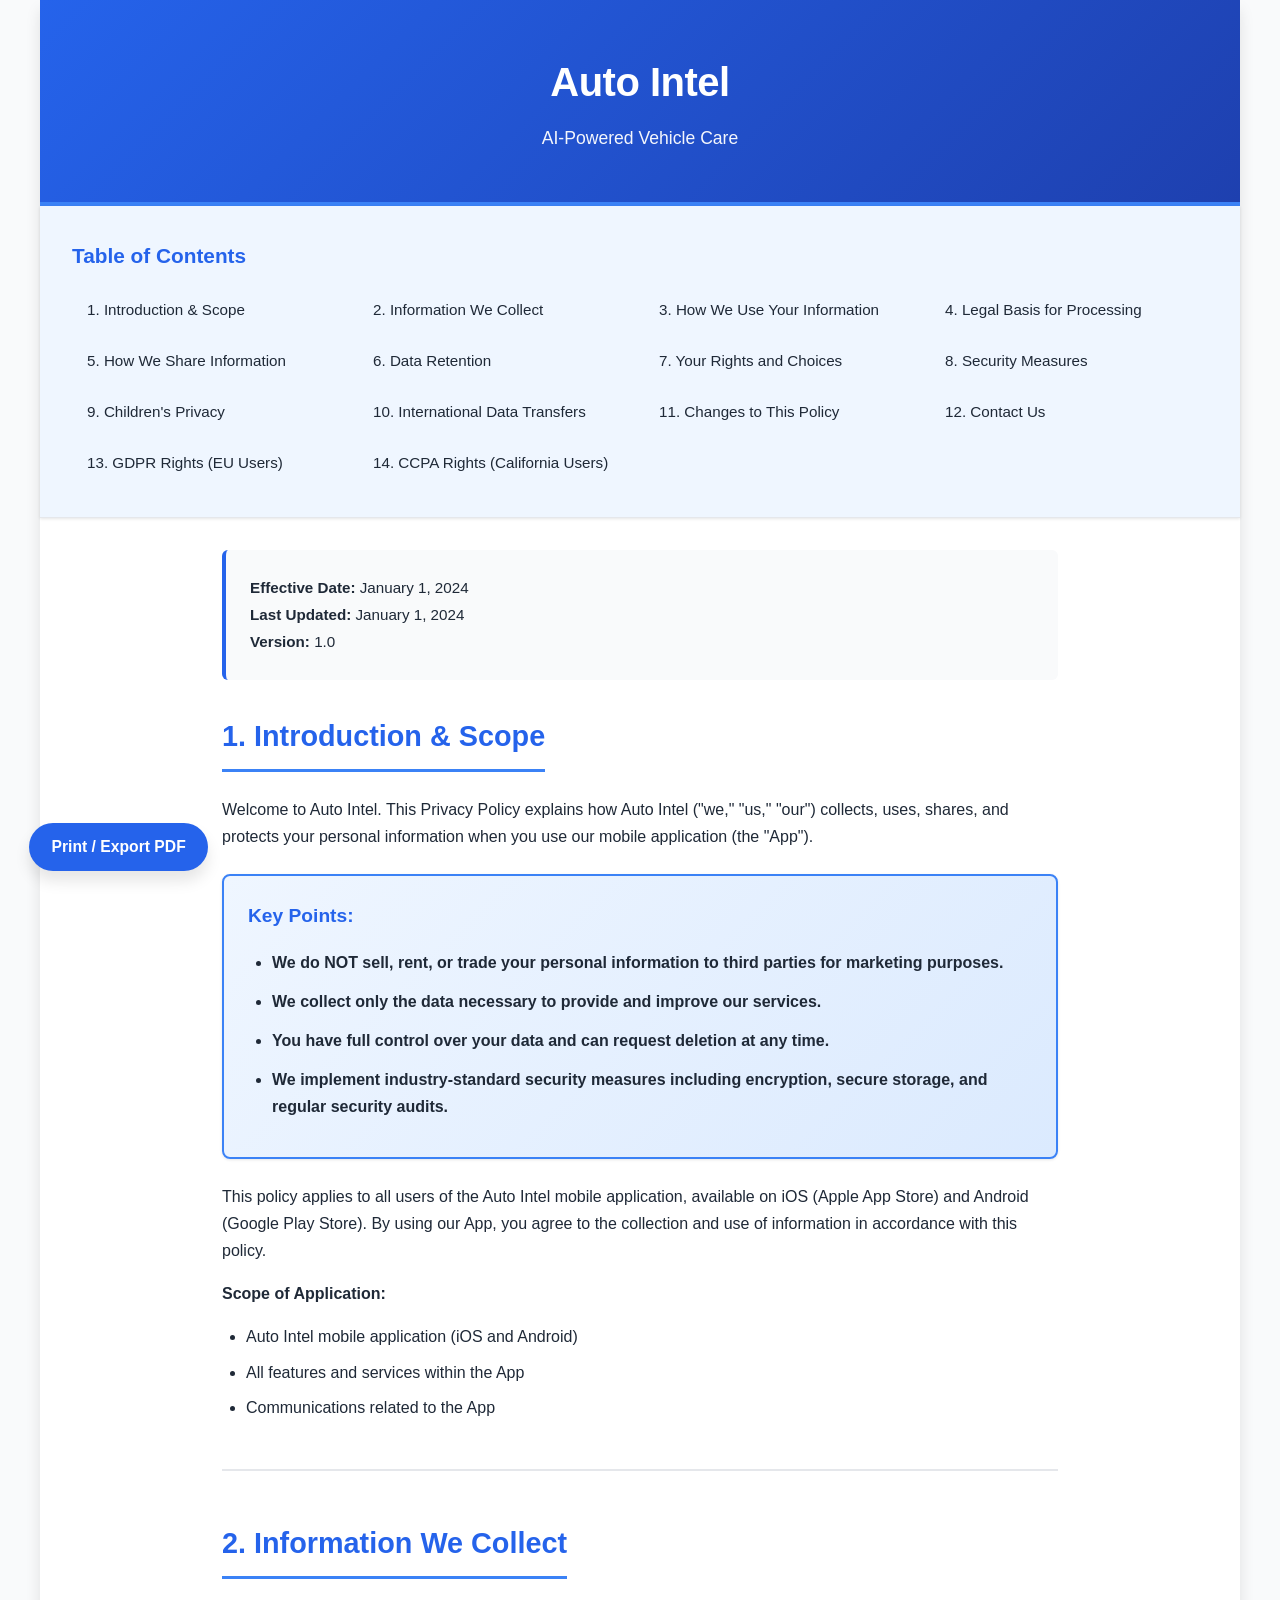
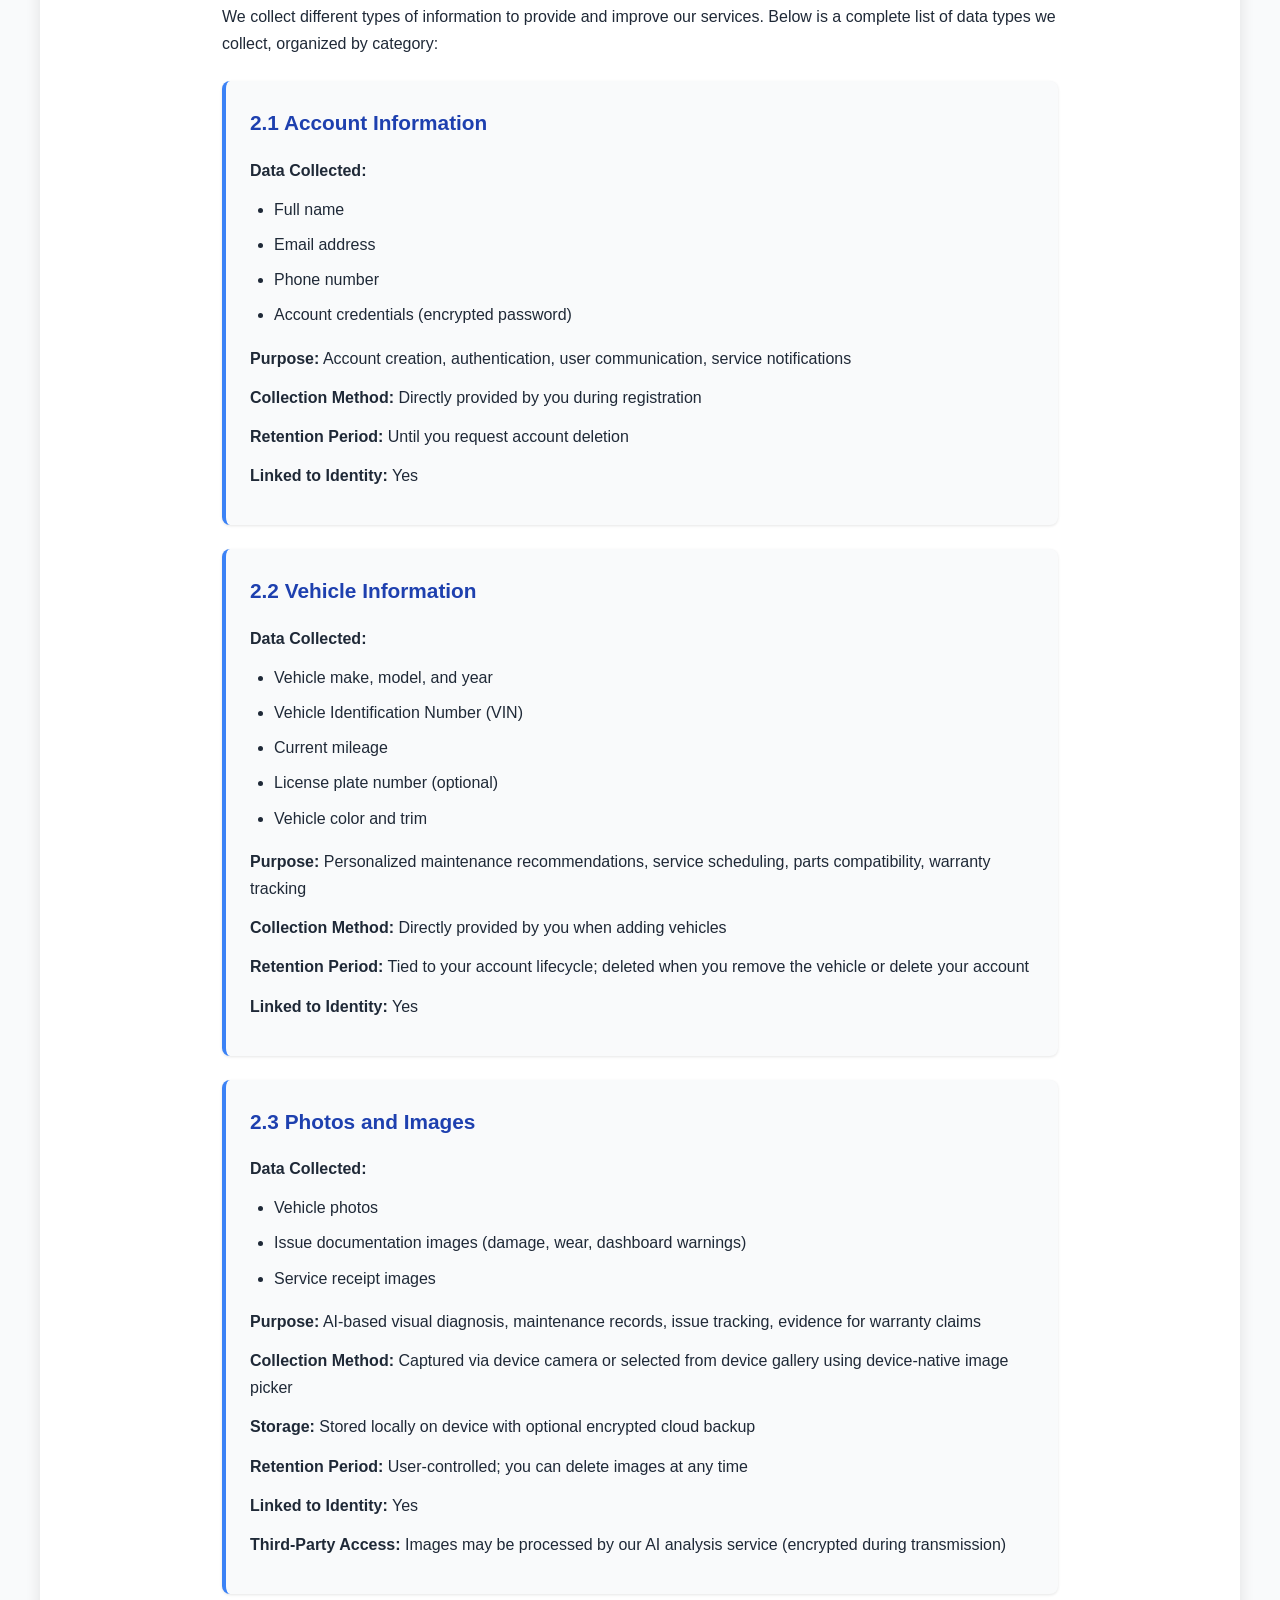
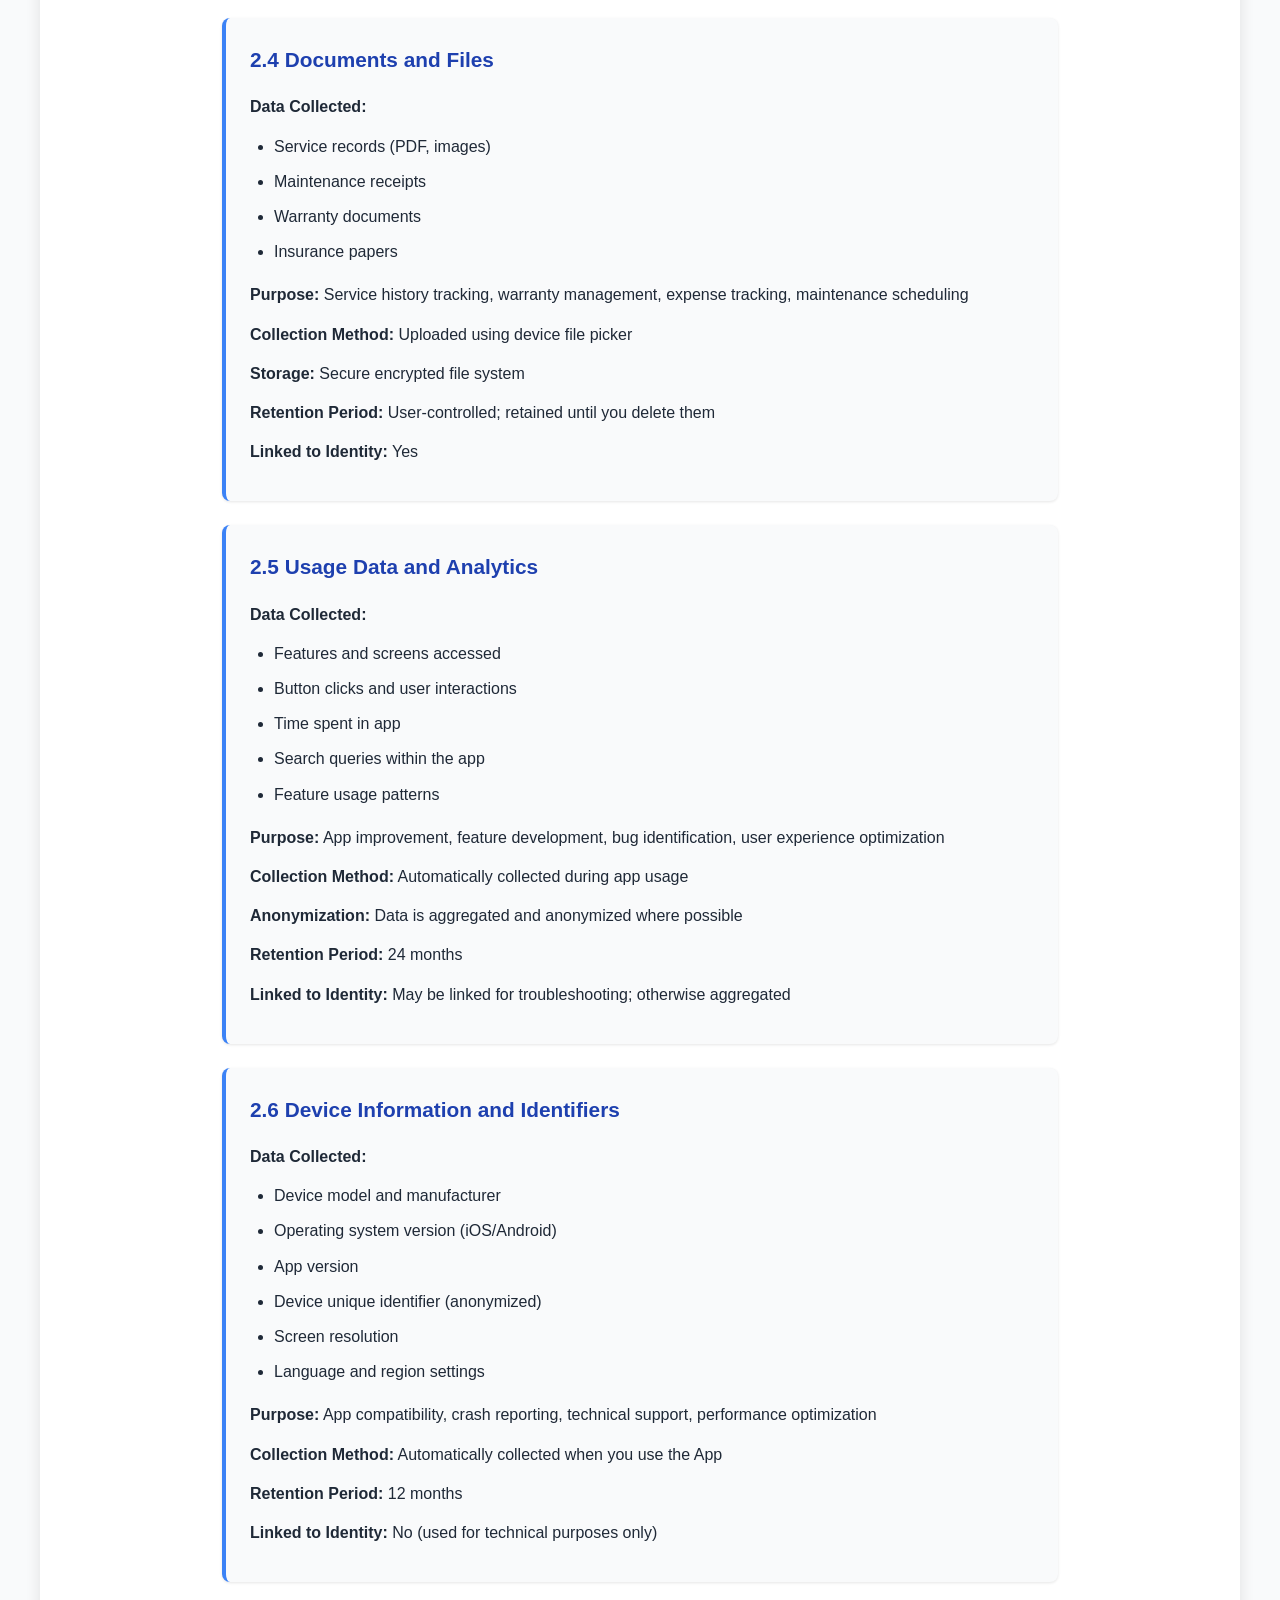
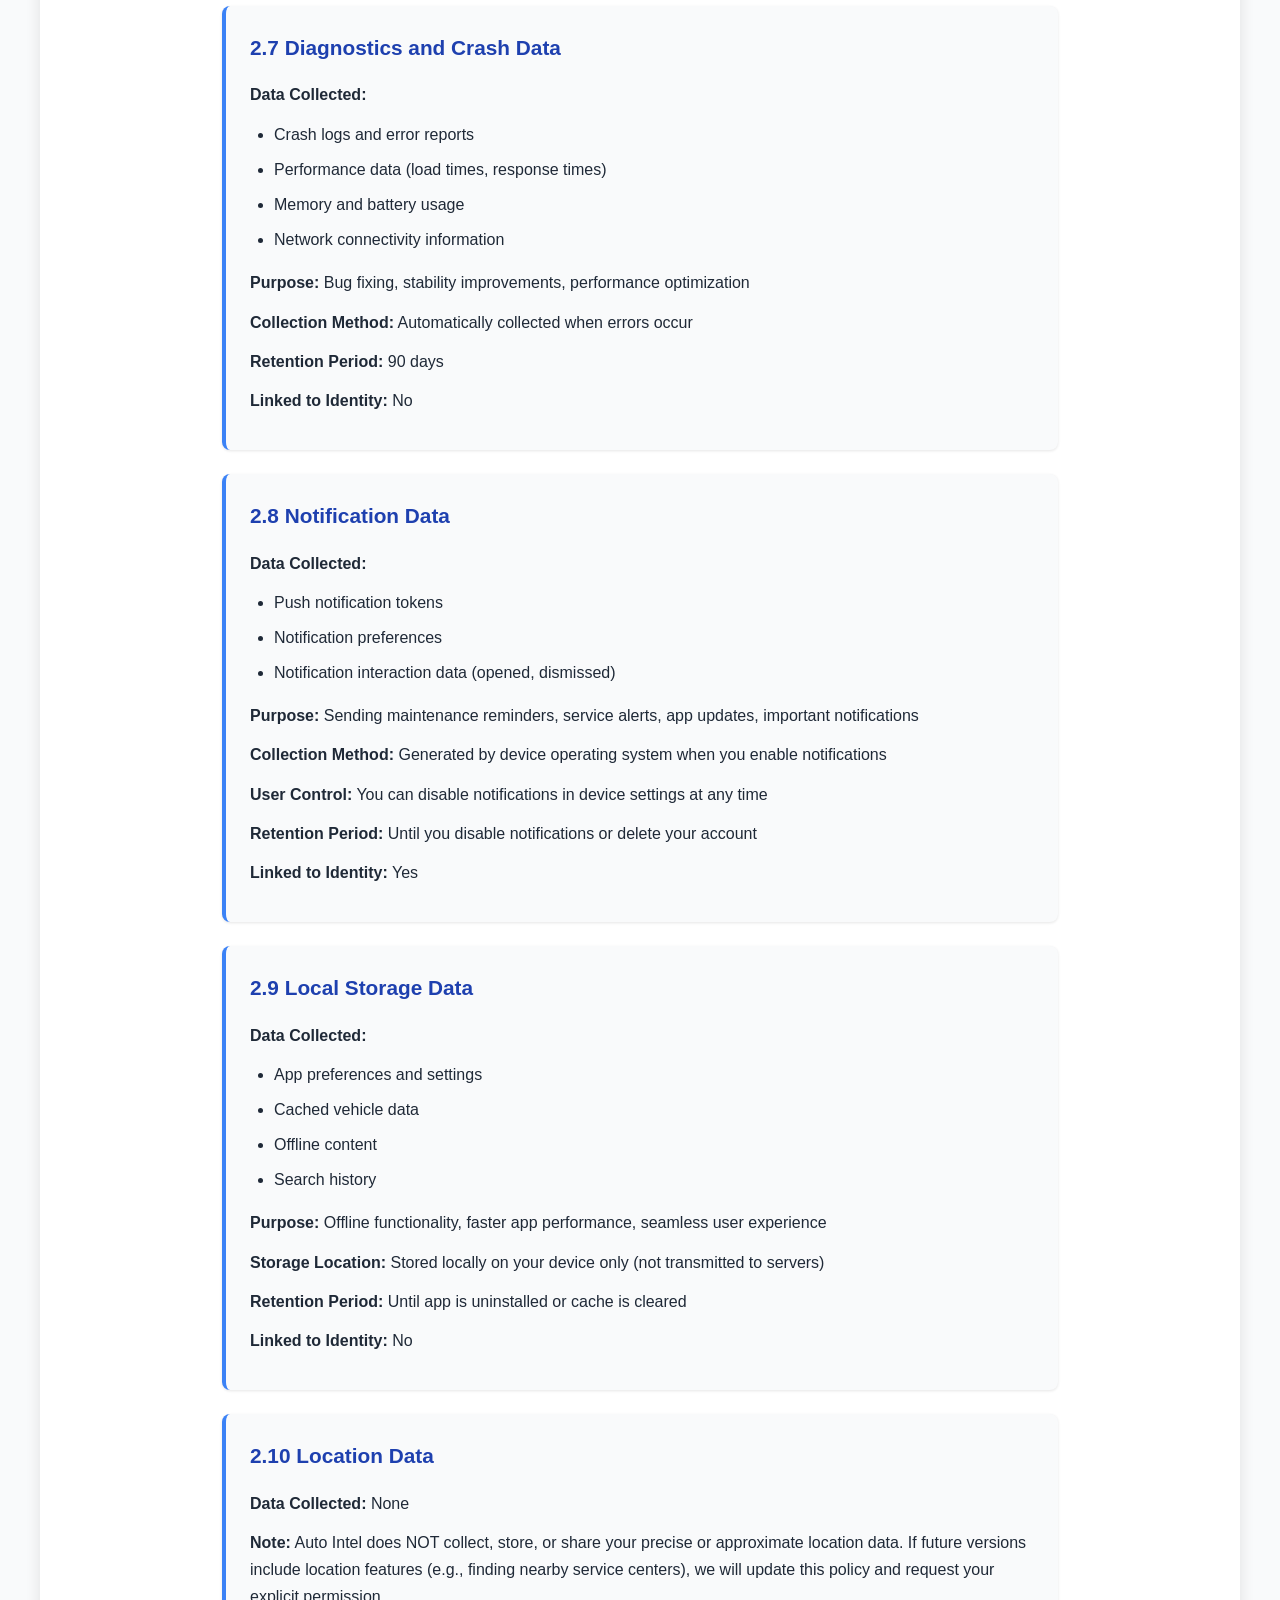
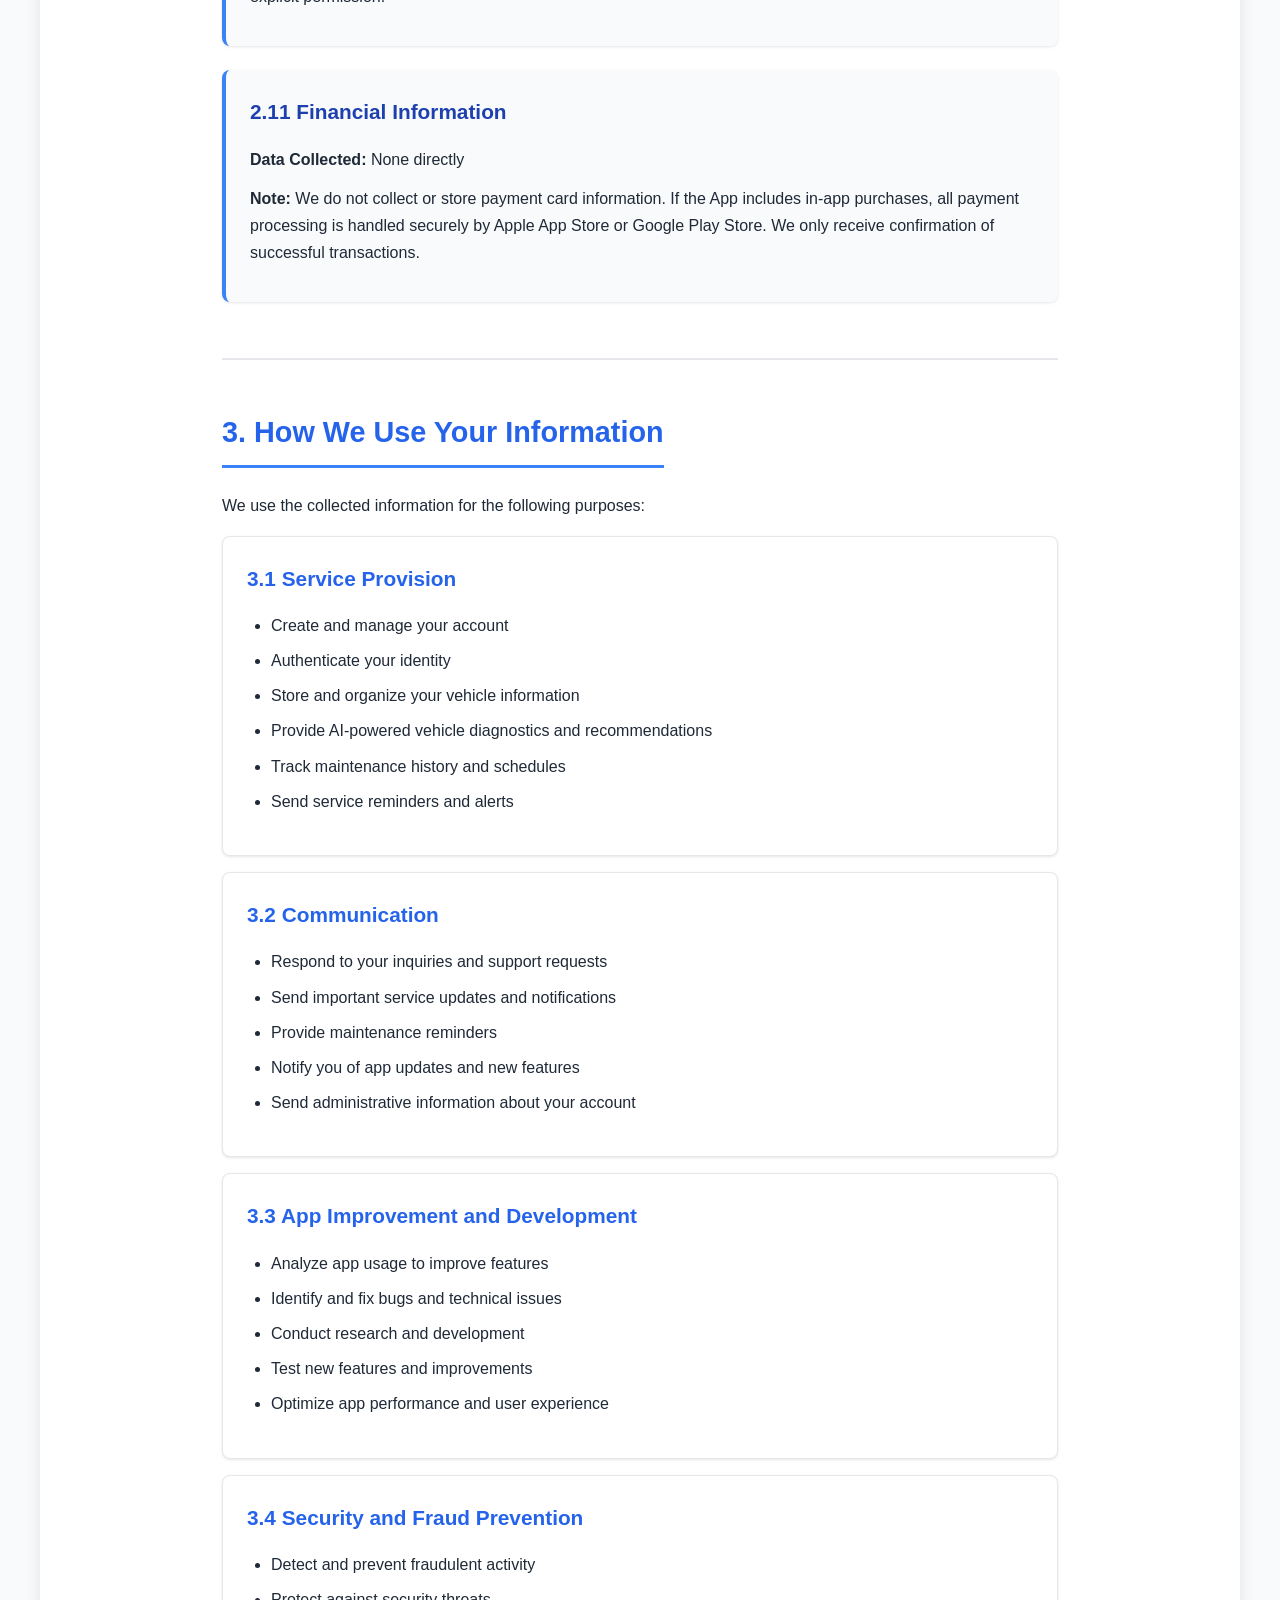
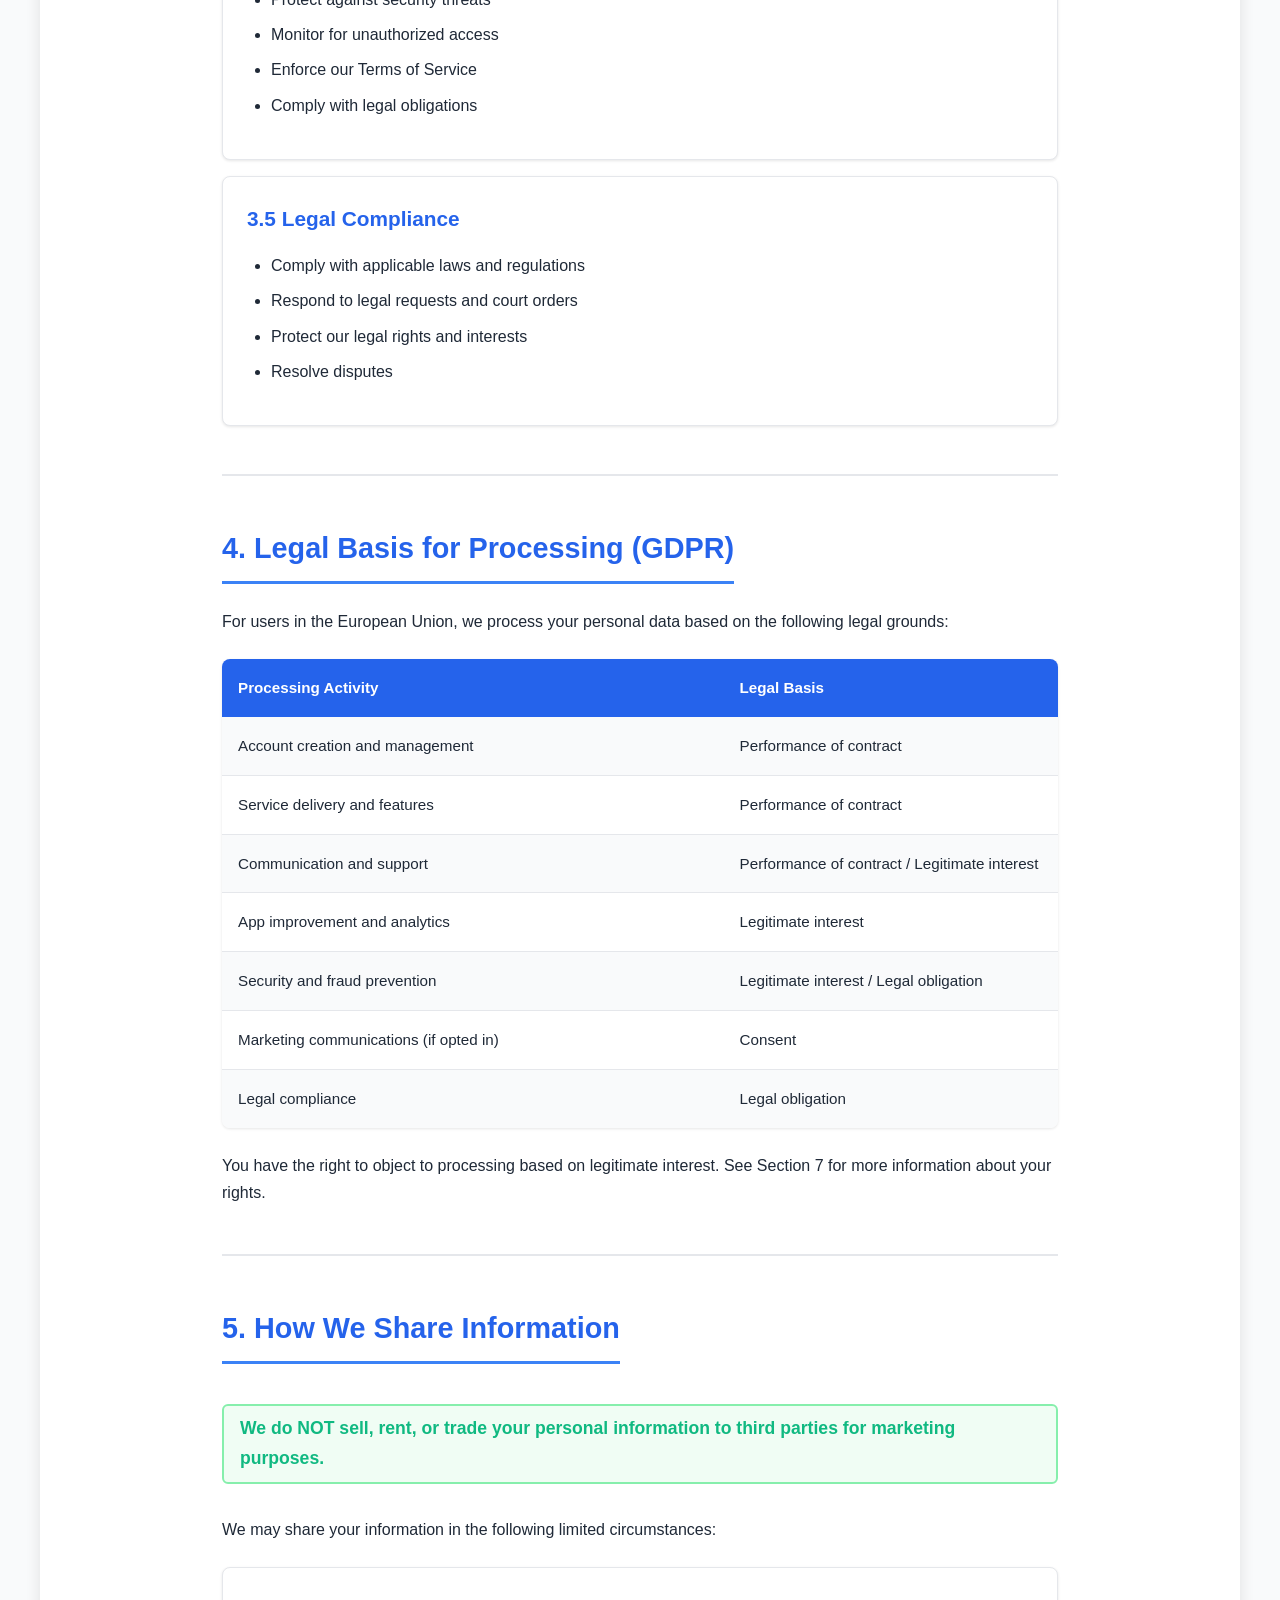
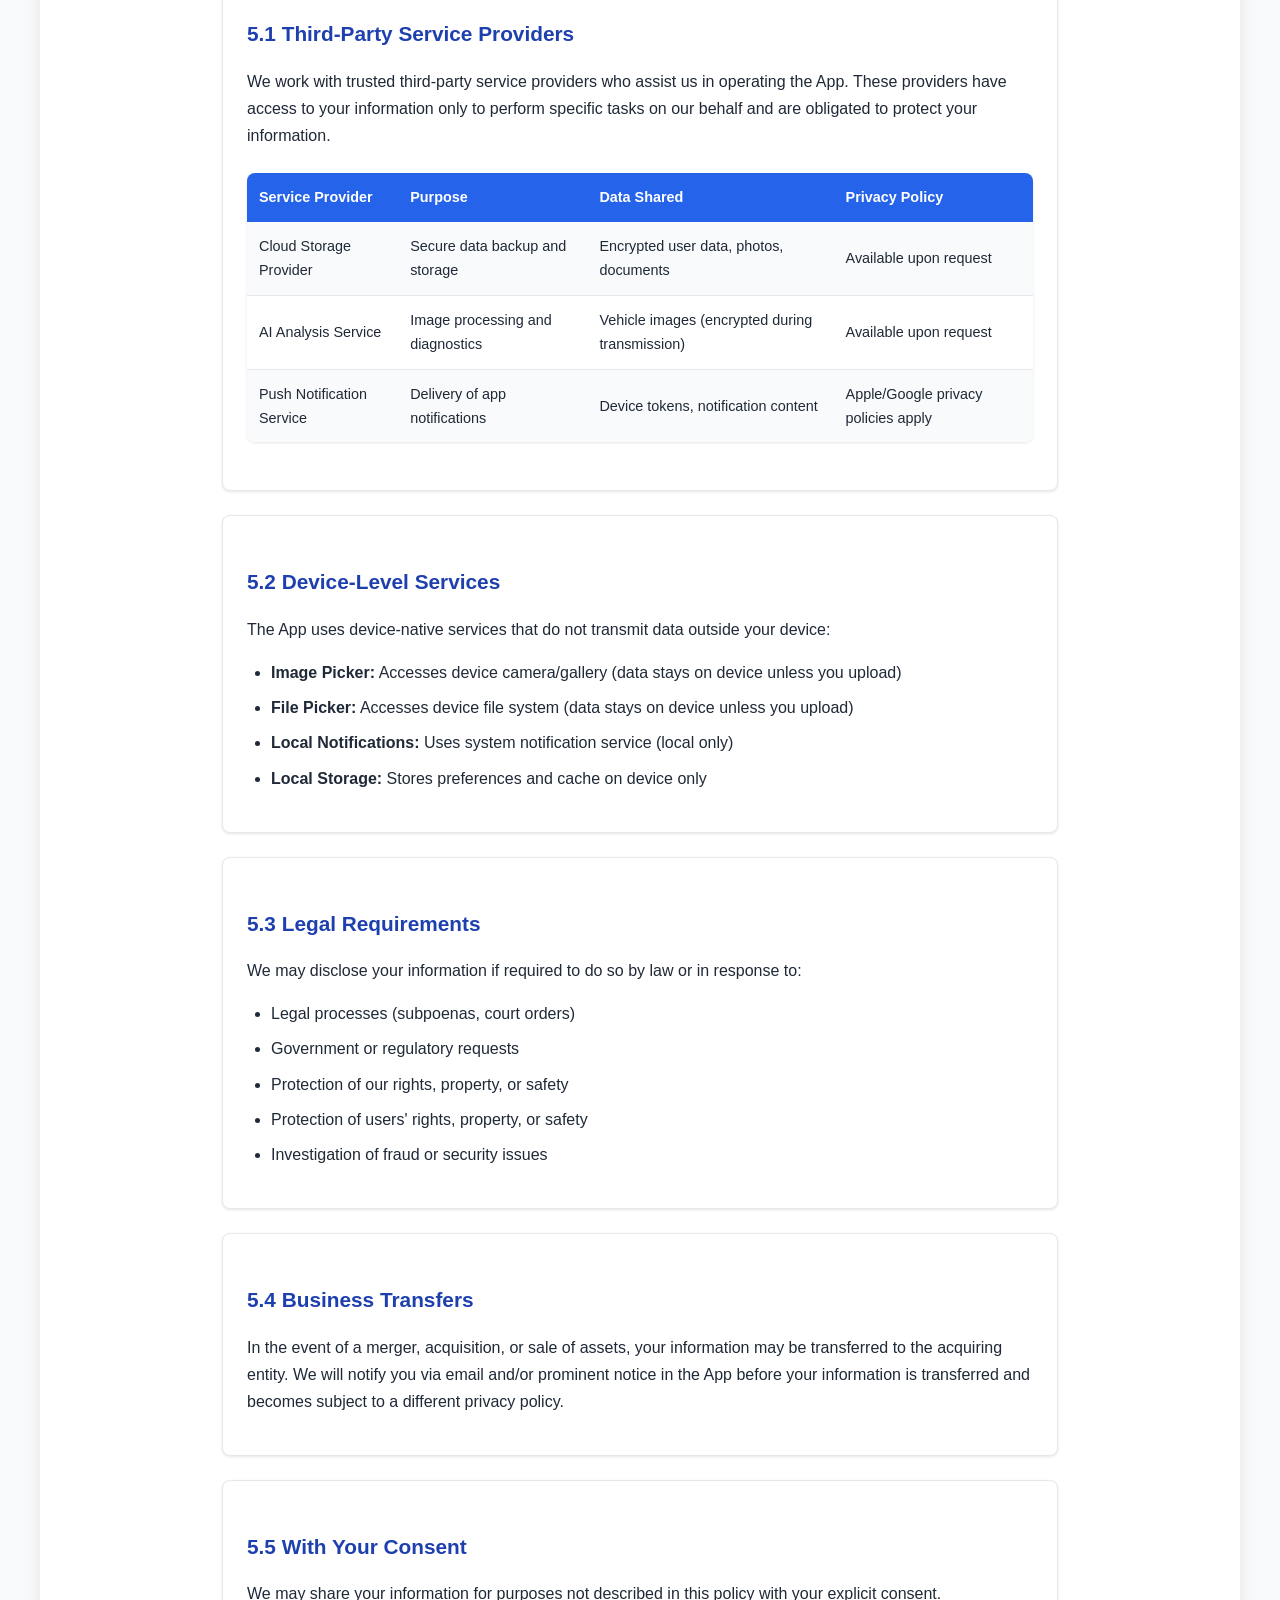
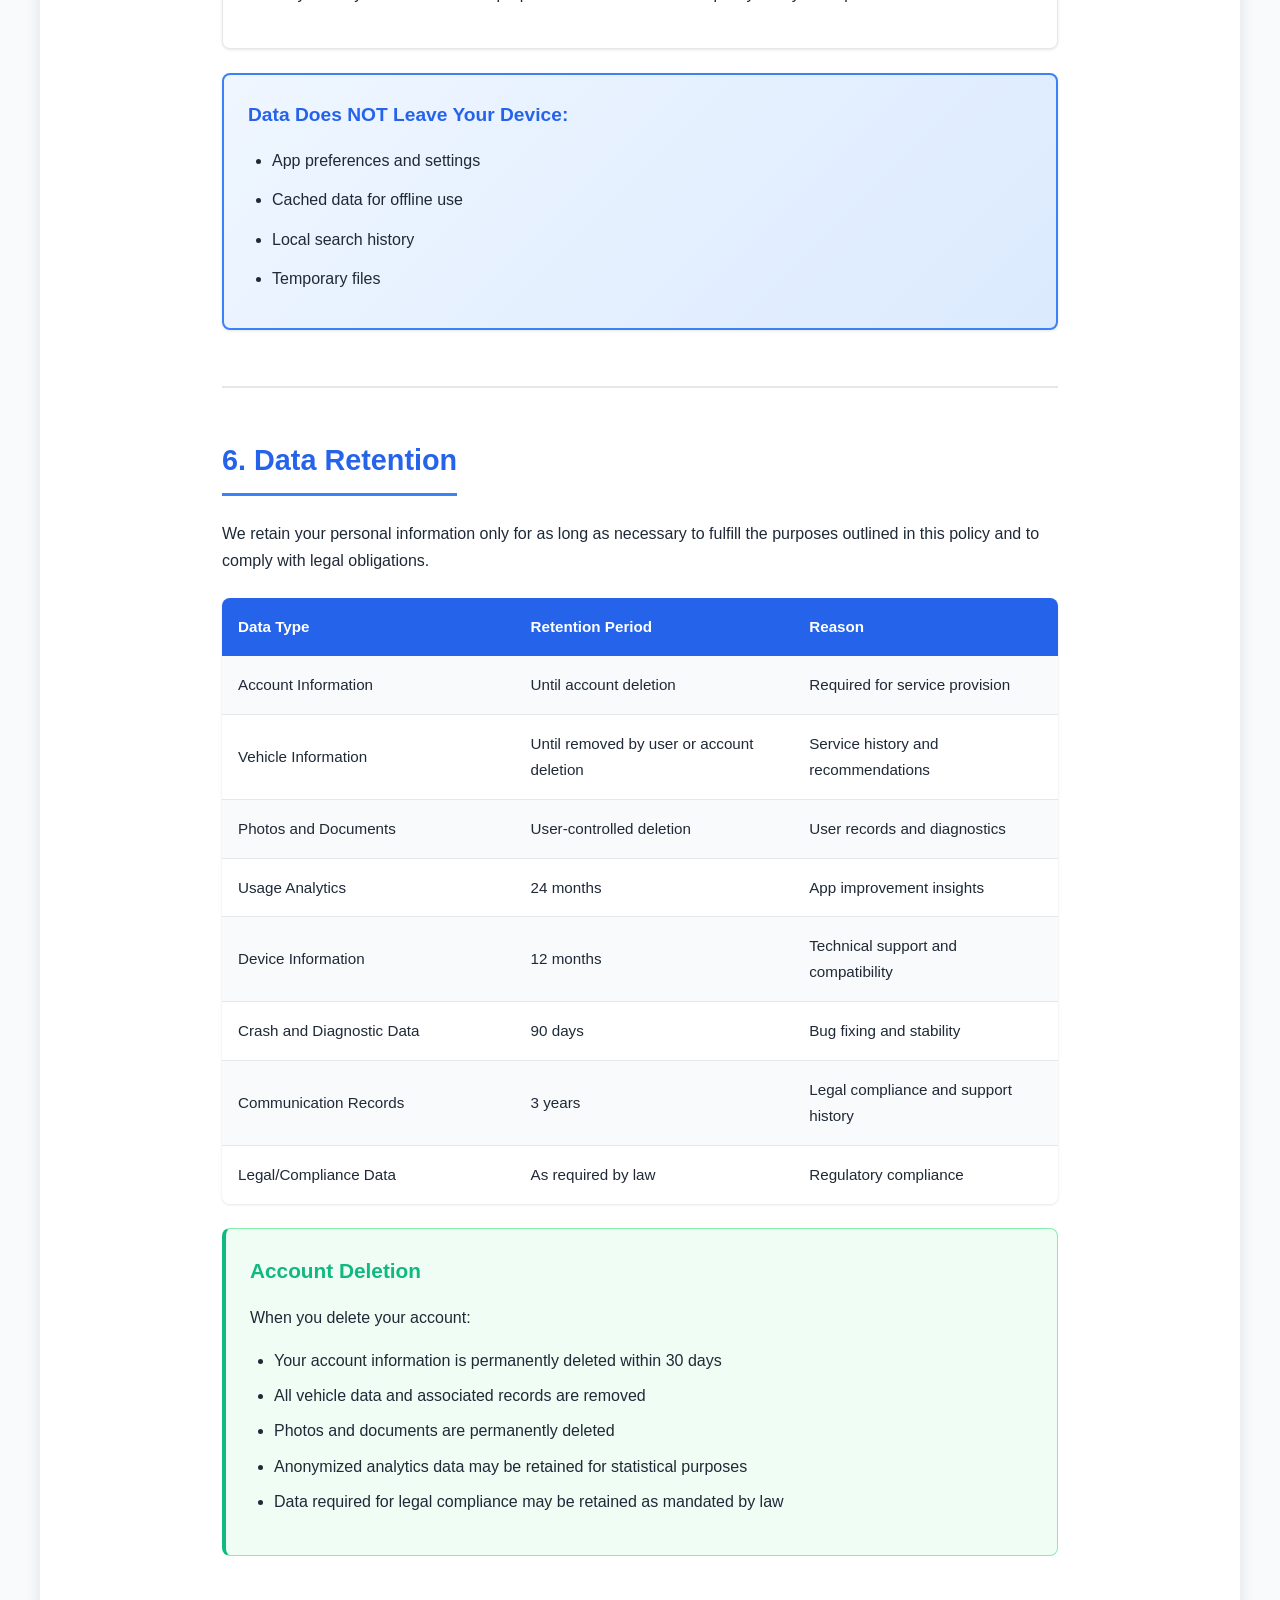
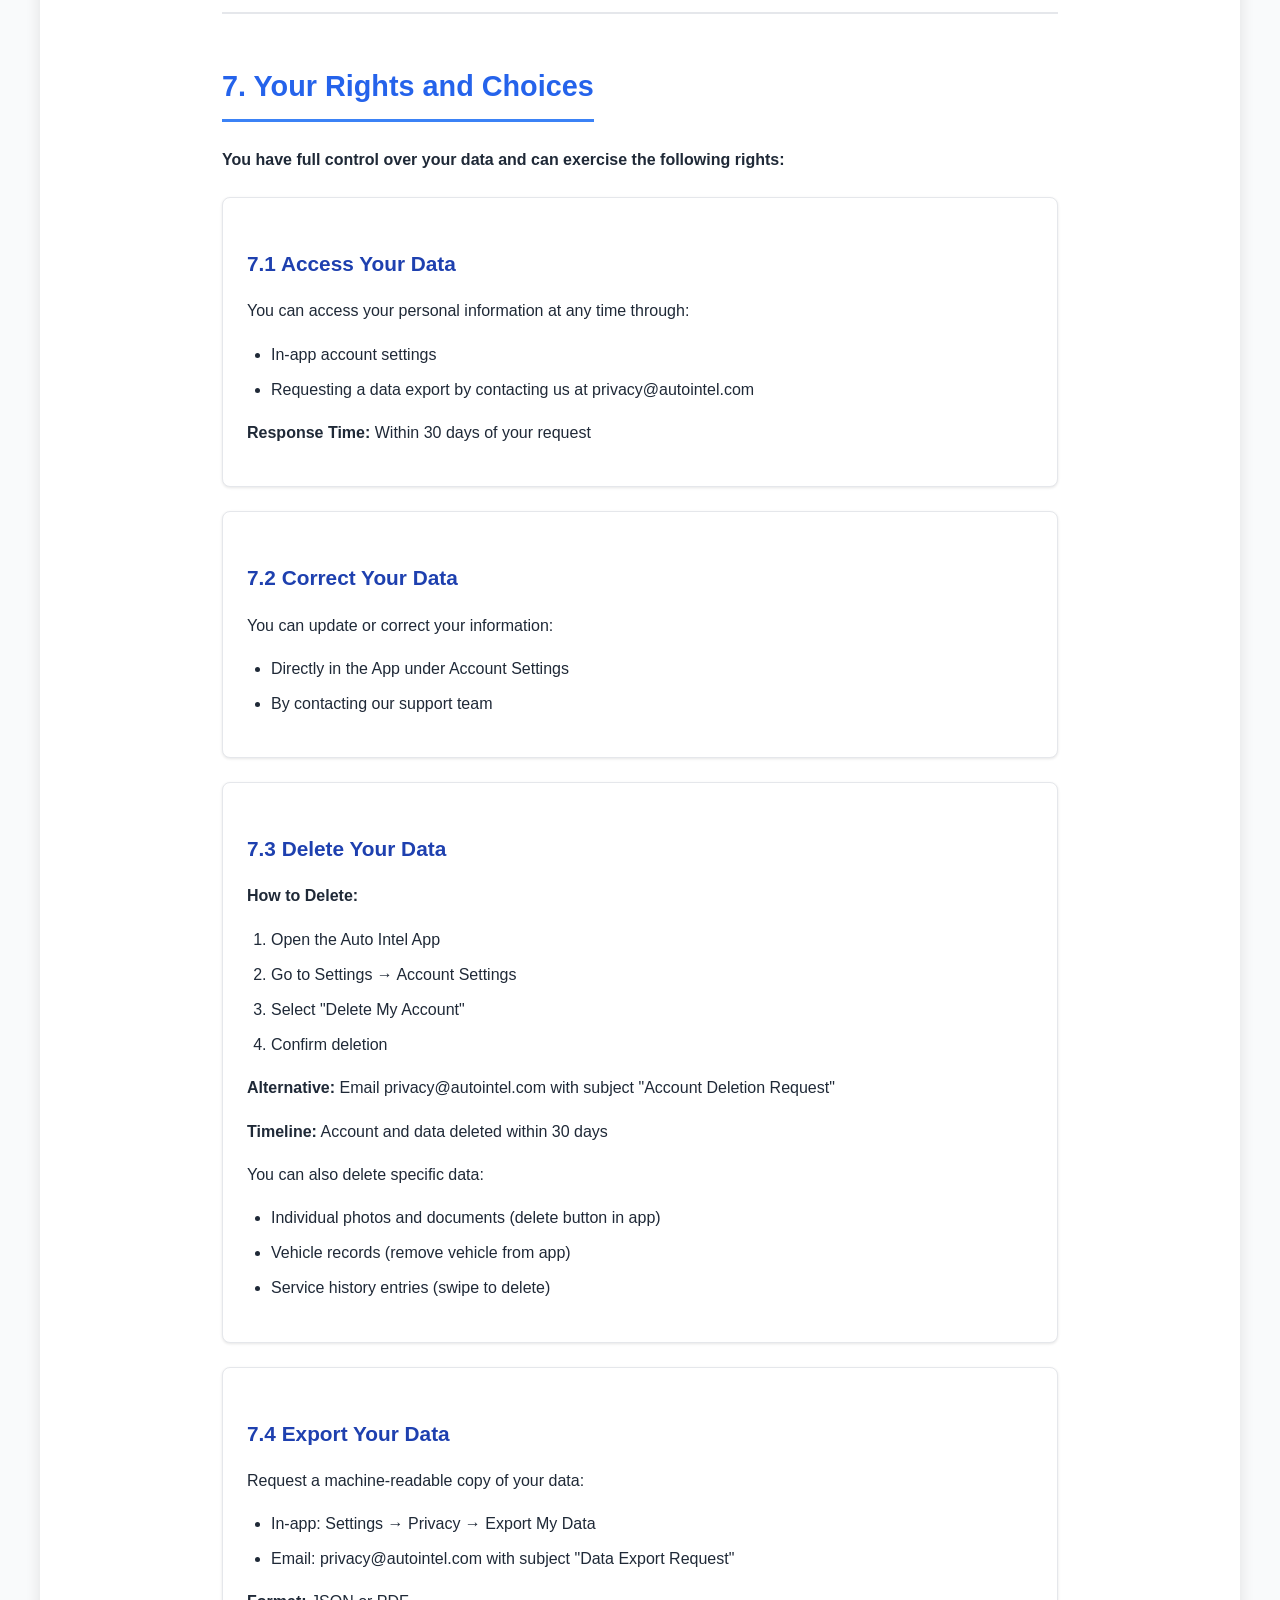
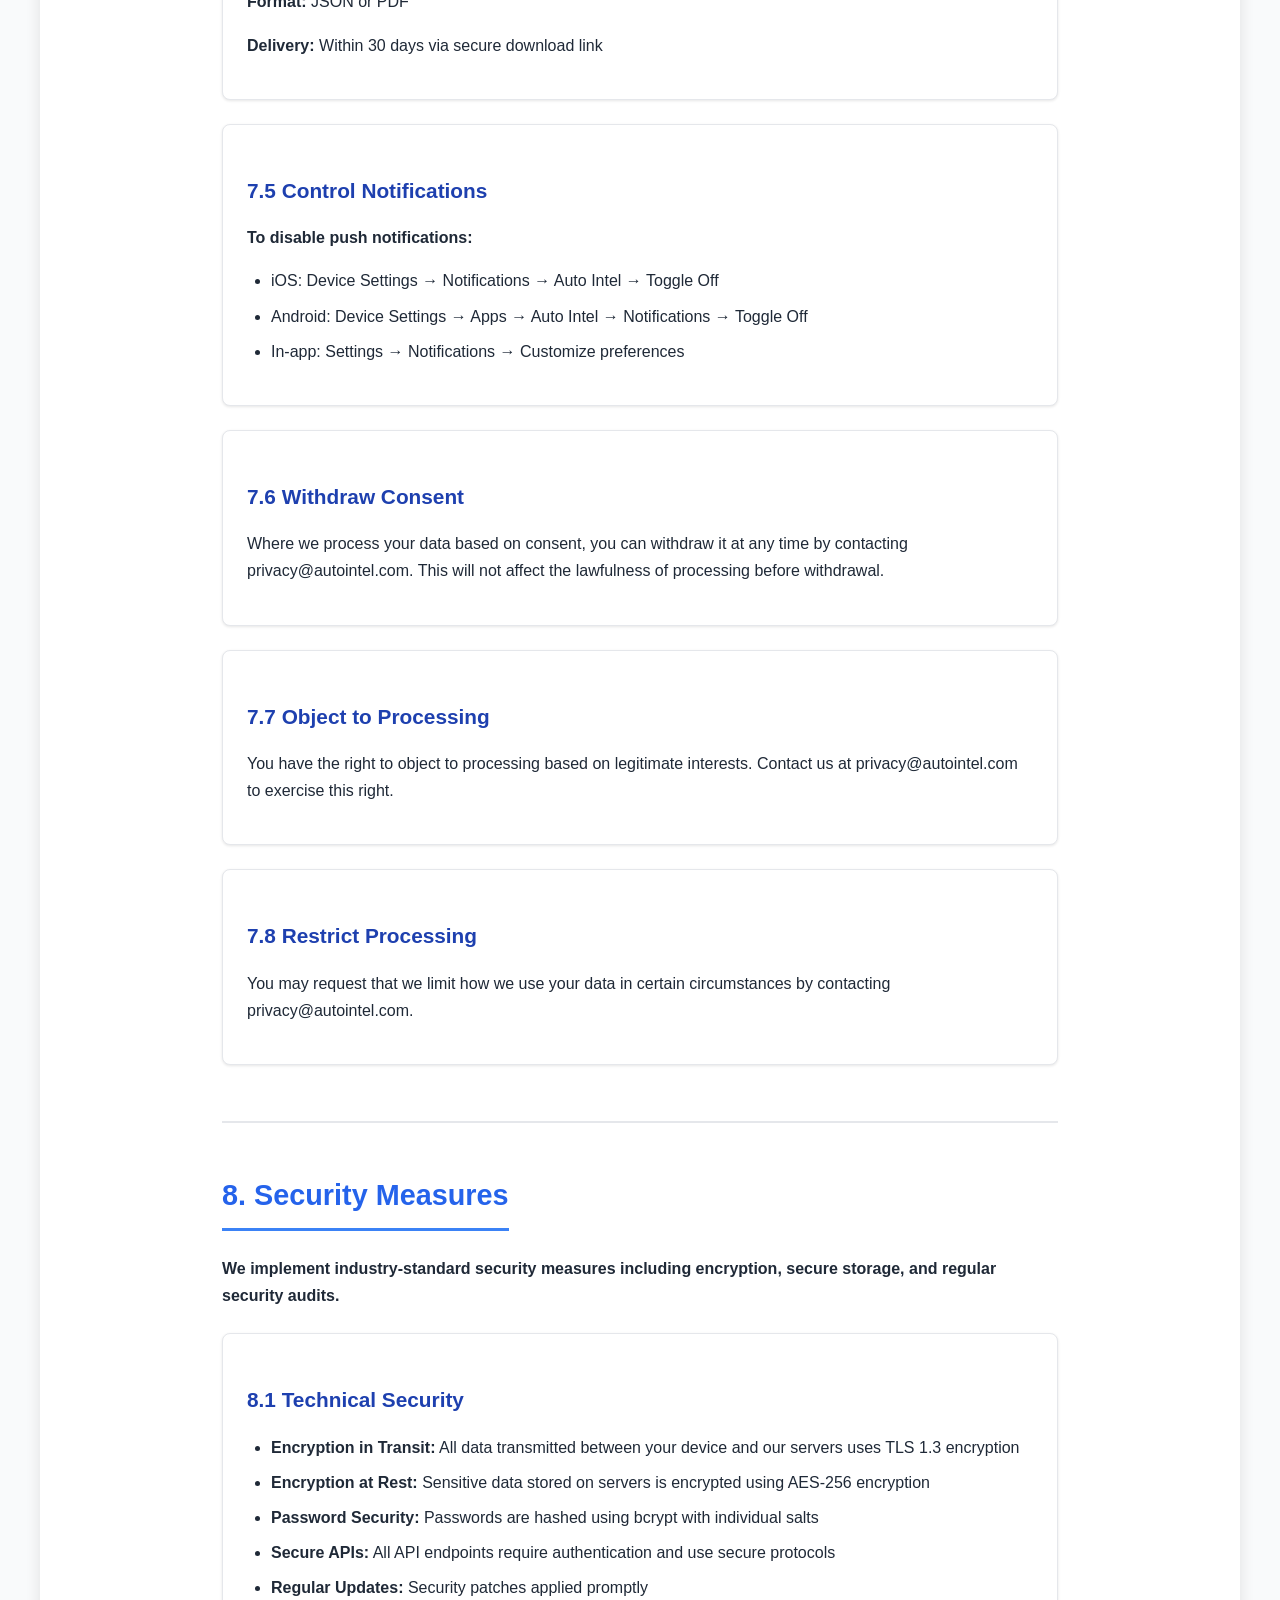
<file: index.html>
<!DOCTYPE html>
<html lang="en">
<head>
    <meta charset="UTF-8">
    <meta name="viewport" content="width=device-width, initial-scale=1.0">
    <title>Auto Intel - Privacy Policy</title>
    <meta http-equiv="refresh" content="0; url=privacy-policy.html">
    <style>
        body {
            font-family: -apple-system, BlinkMacSystemFont, 'Segoe UI', Roboto, sans-serif;
            display: flex;
            justify-content: center;
            align-items: center;
            height: 100vh;
            margin: 0;
            background: linear-gradient(135deg, #2563eb 0%, #1e40af 100%);
            color: white;
        }
        .container {
            text-align: center;
        }
        h1 {
            font-size: 3rem;
            margin-bottom: 1rem;
        }
        p {
            font-size: 1.2rem;
            margin-bottom: 2rem;
        }
        a {
            background: white;
            color: #2563eb;
            padding: 1rem 2rem;
            text-decoration: none;
            border-radius: 50px;
            font-weight: 600;
            transition: transform 0.2s;
        }
        a:hover {
            transform: scale(1.05);
        }
    </style>
</head>
<body>
    <div class="container">
        <h1>Auto Intel</h1>
        <p>AI-Powered Vehicle Care</p>
        <p>Redirecting to Privacy Policy...</p>
        <a href="privacy-policy.html">View Privacy Policy</a>
    </div>
</body>
</html>
</file>
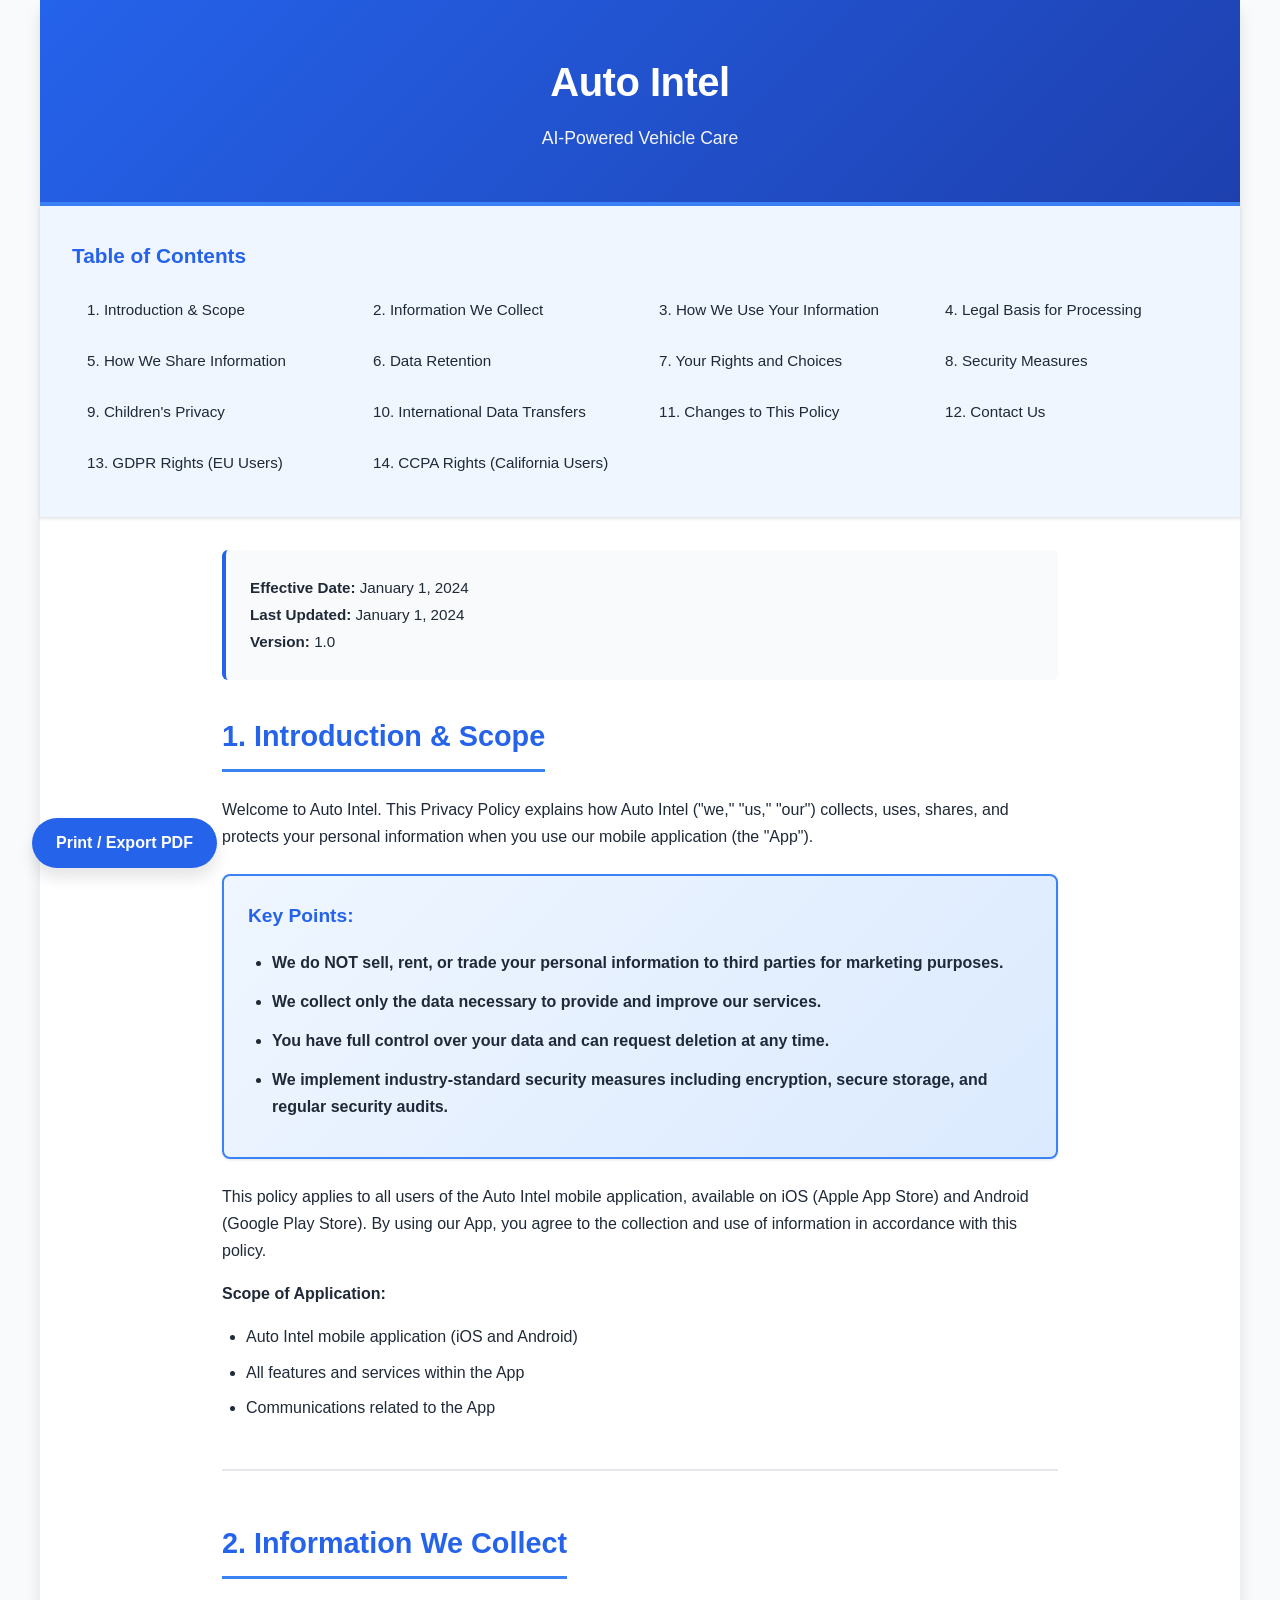
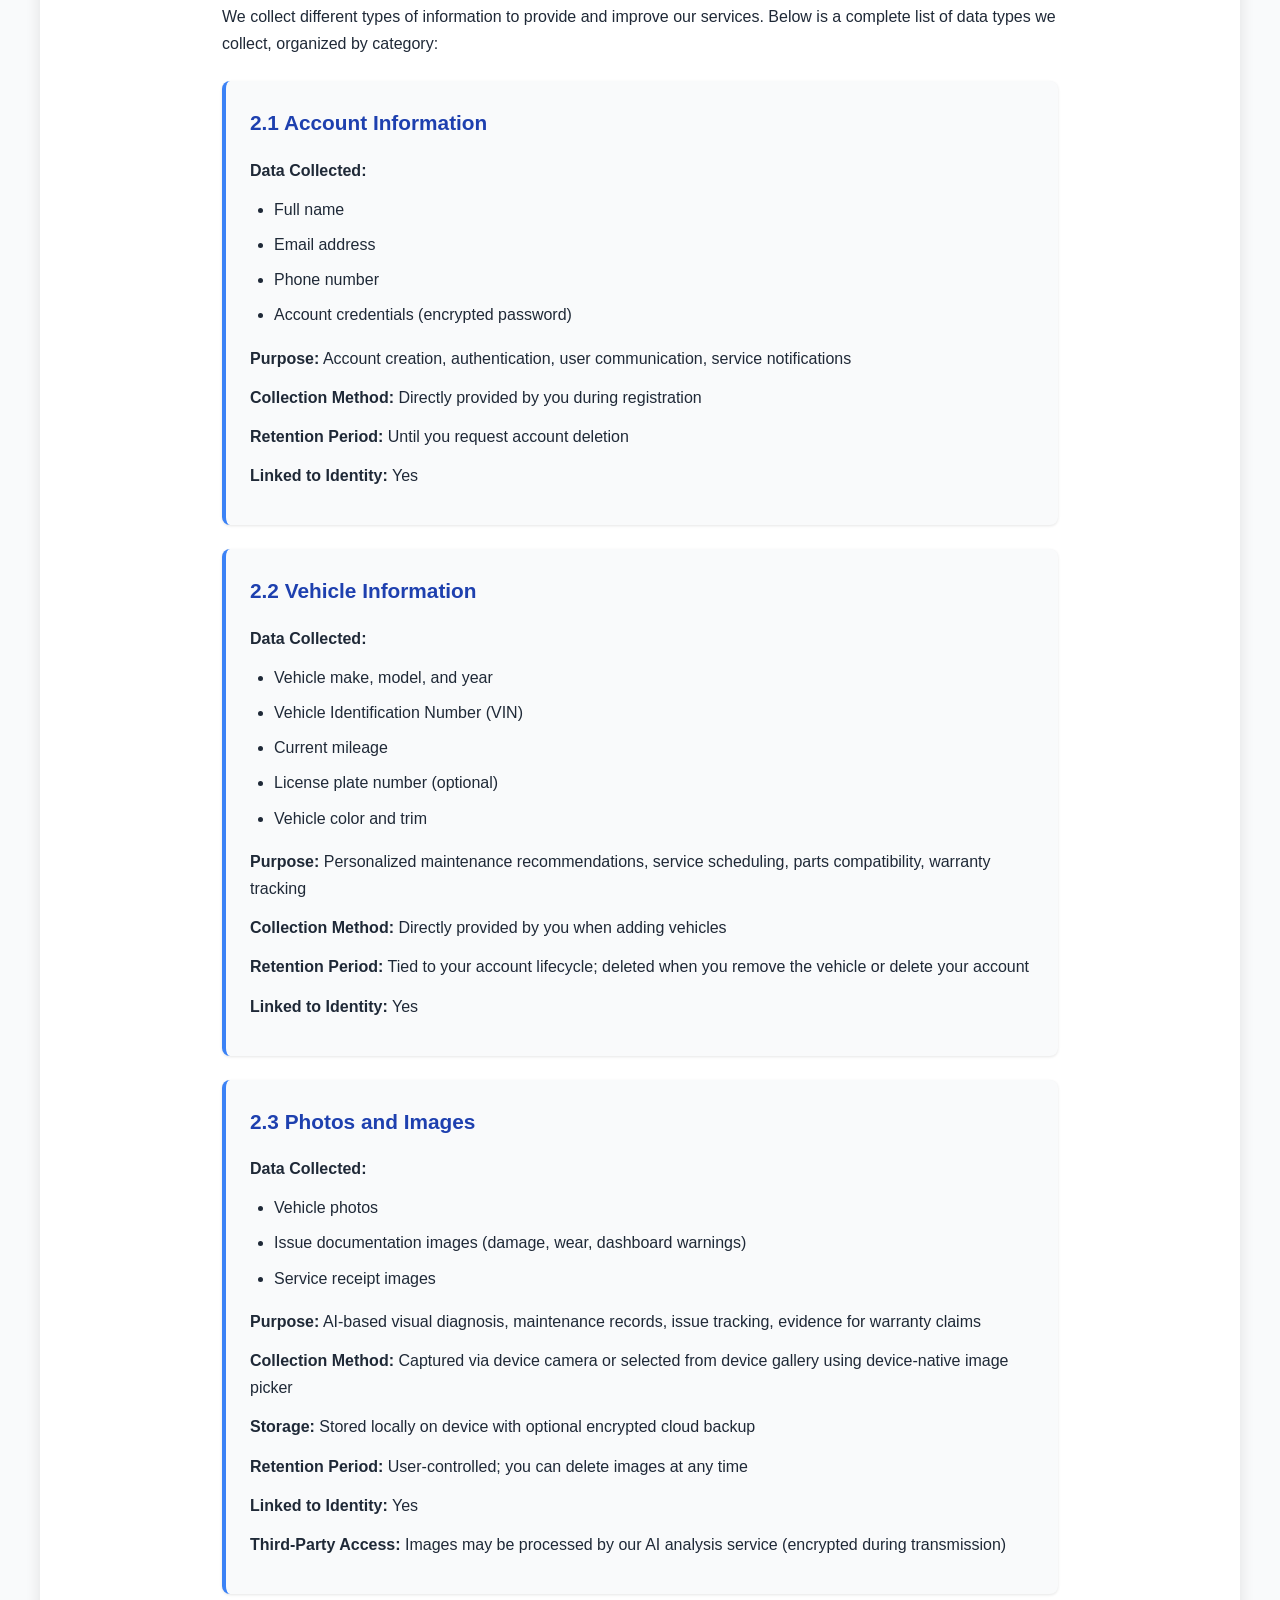
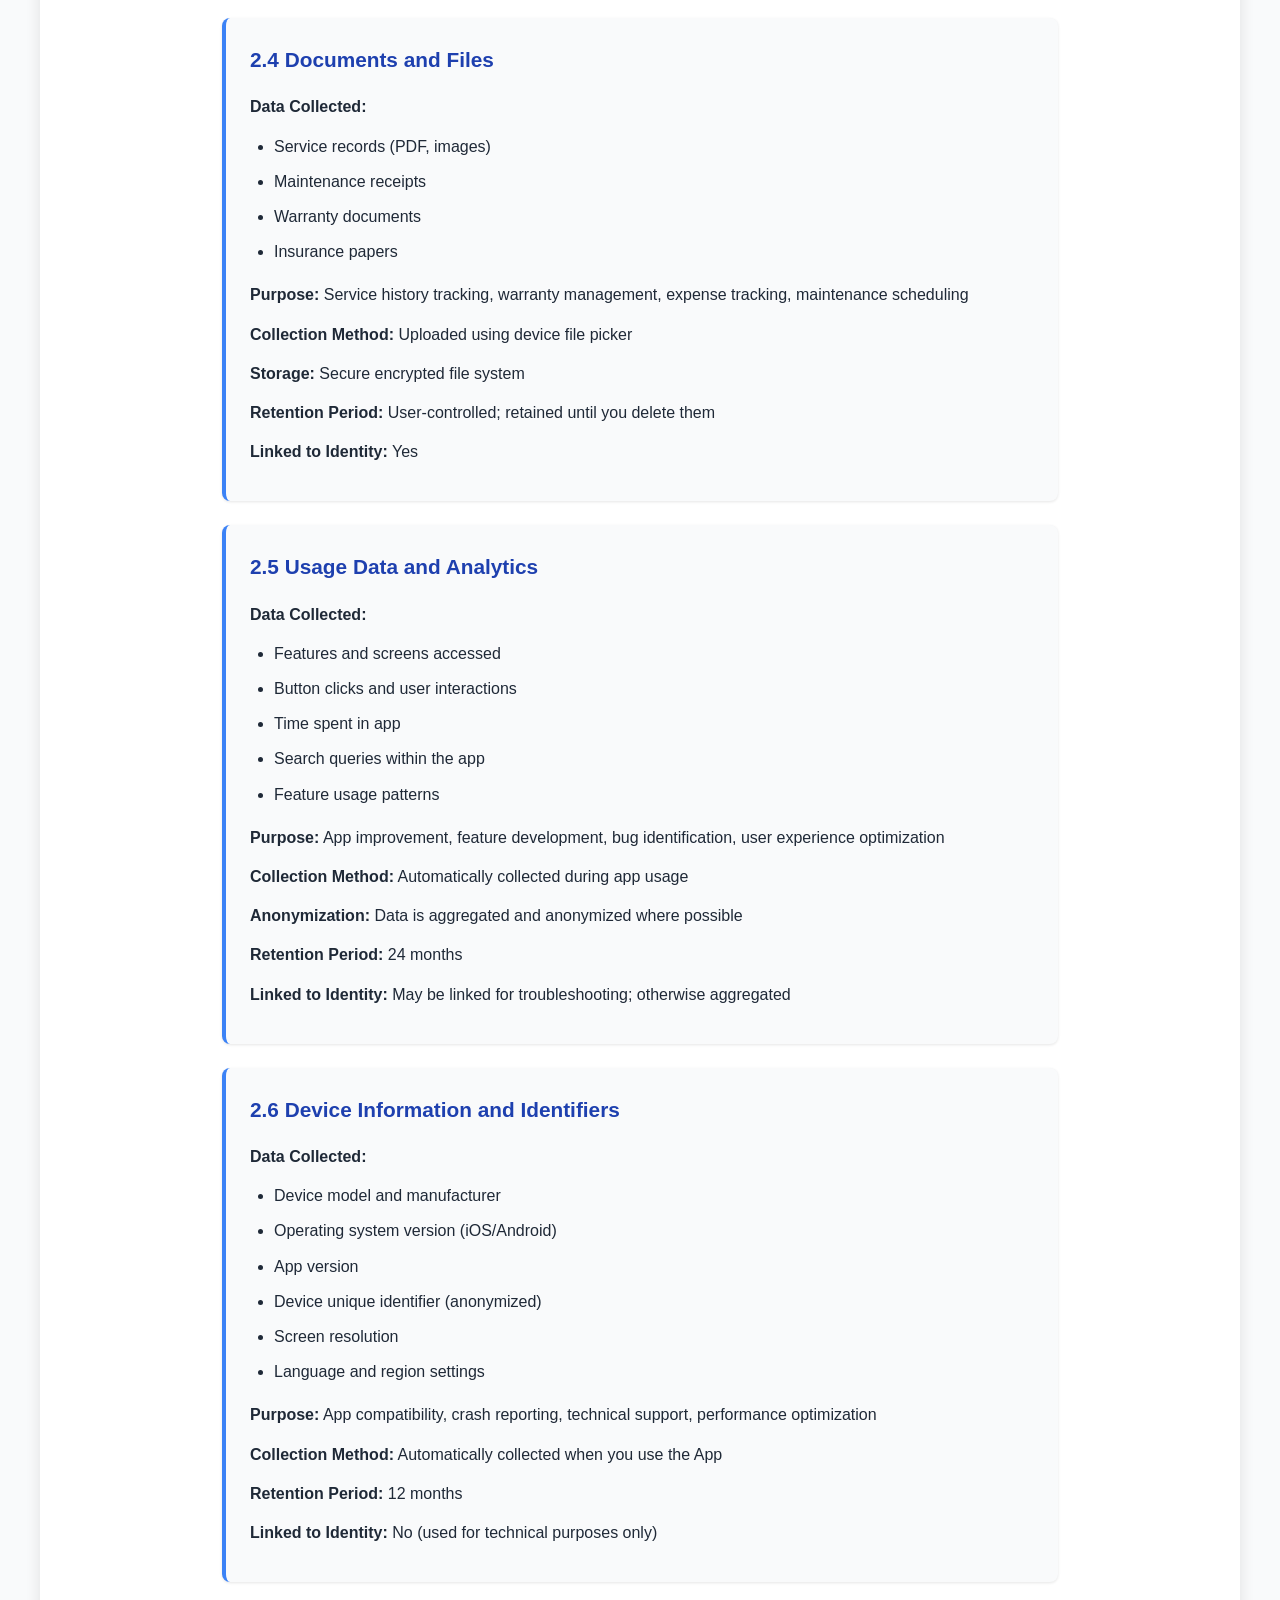
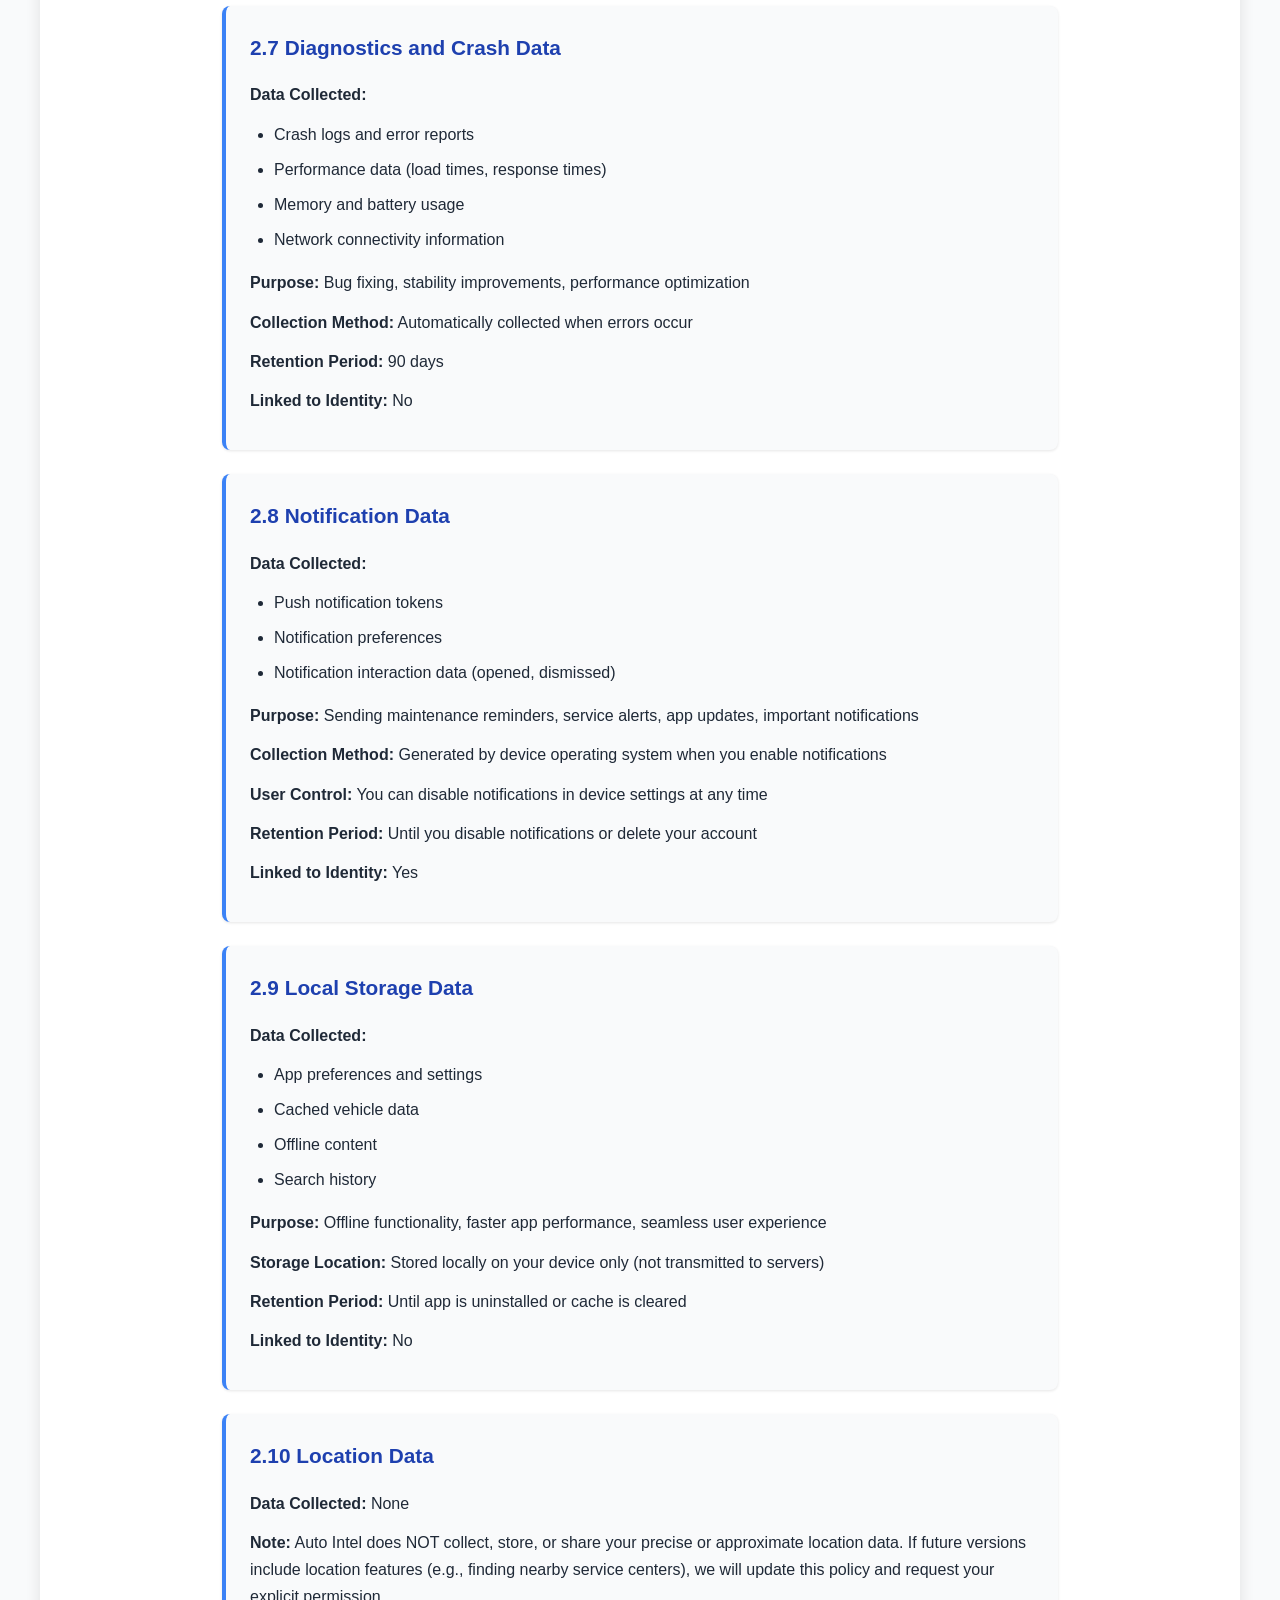
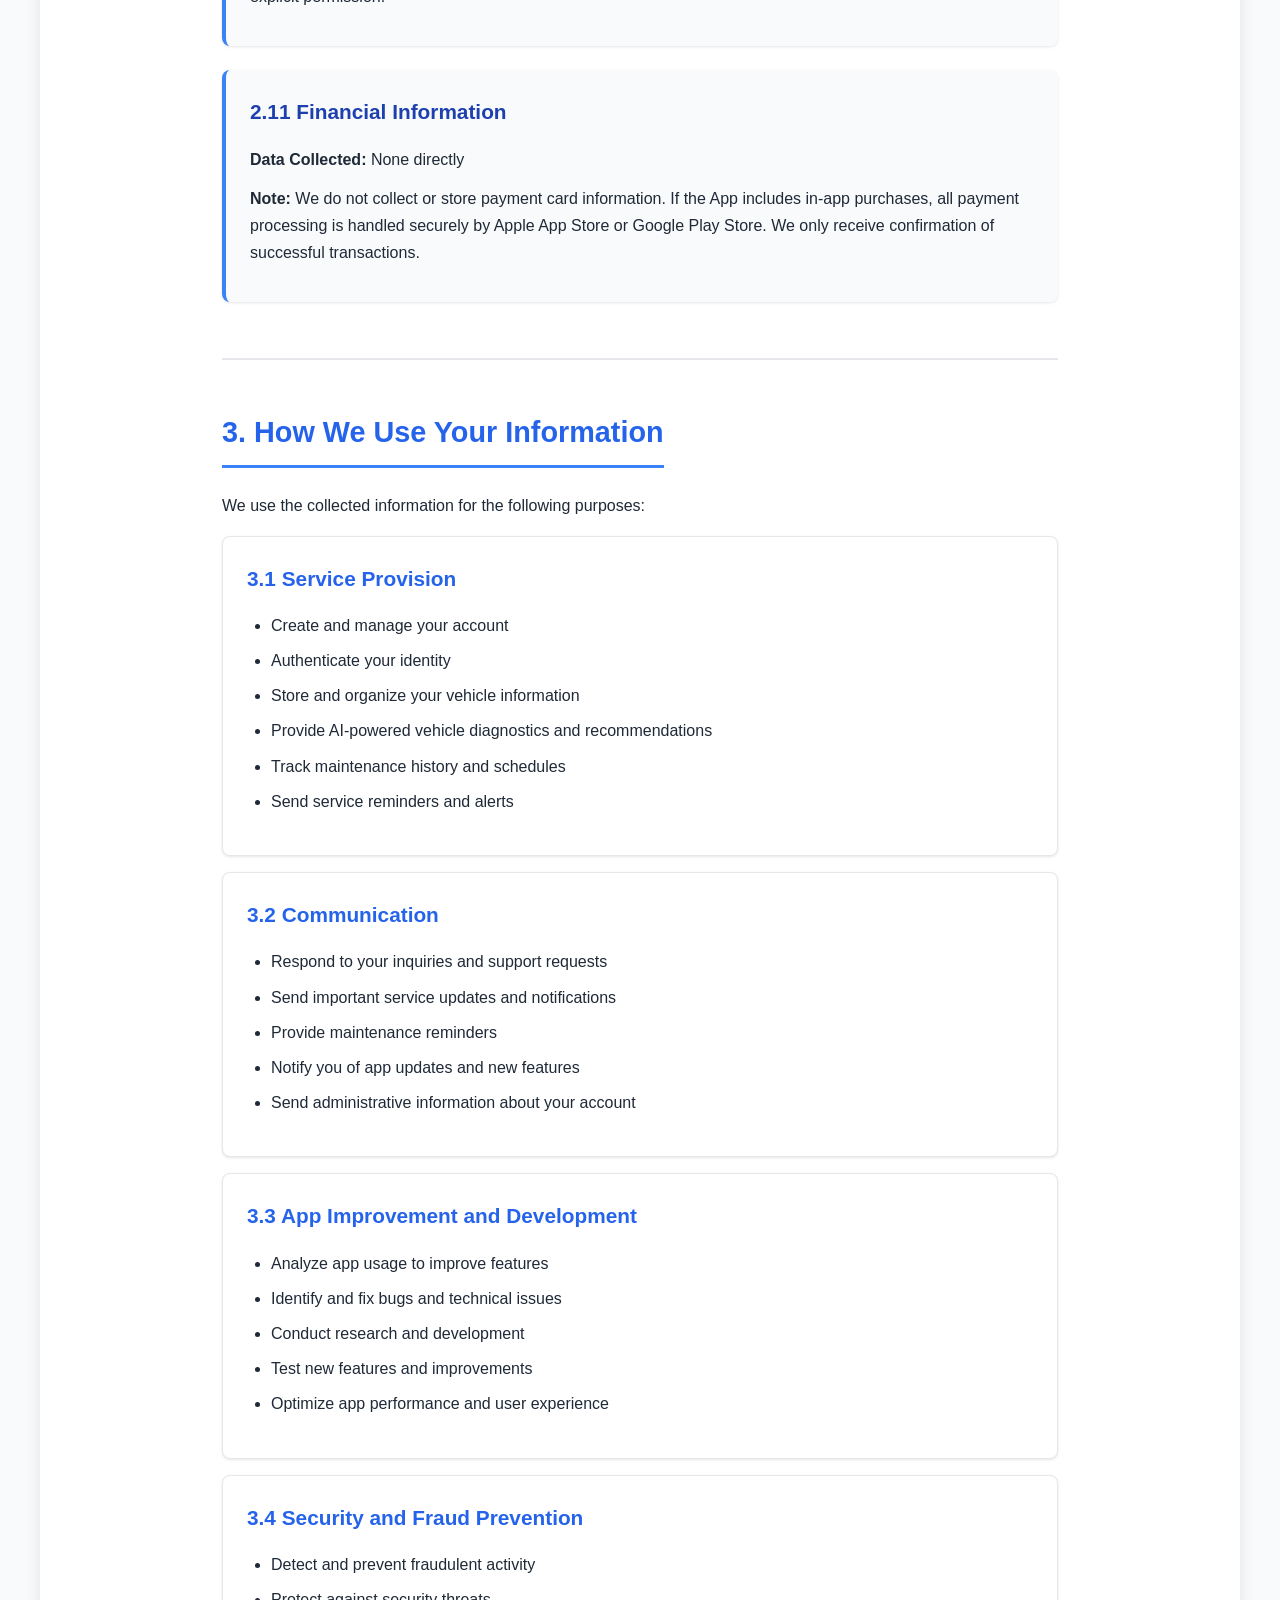
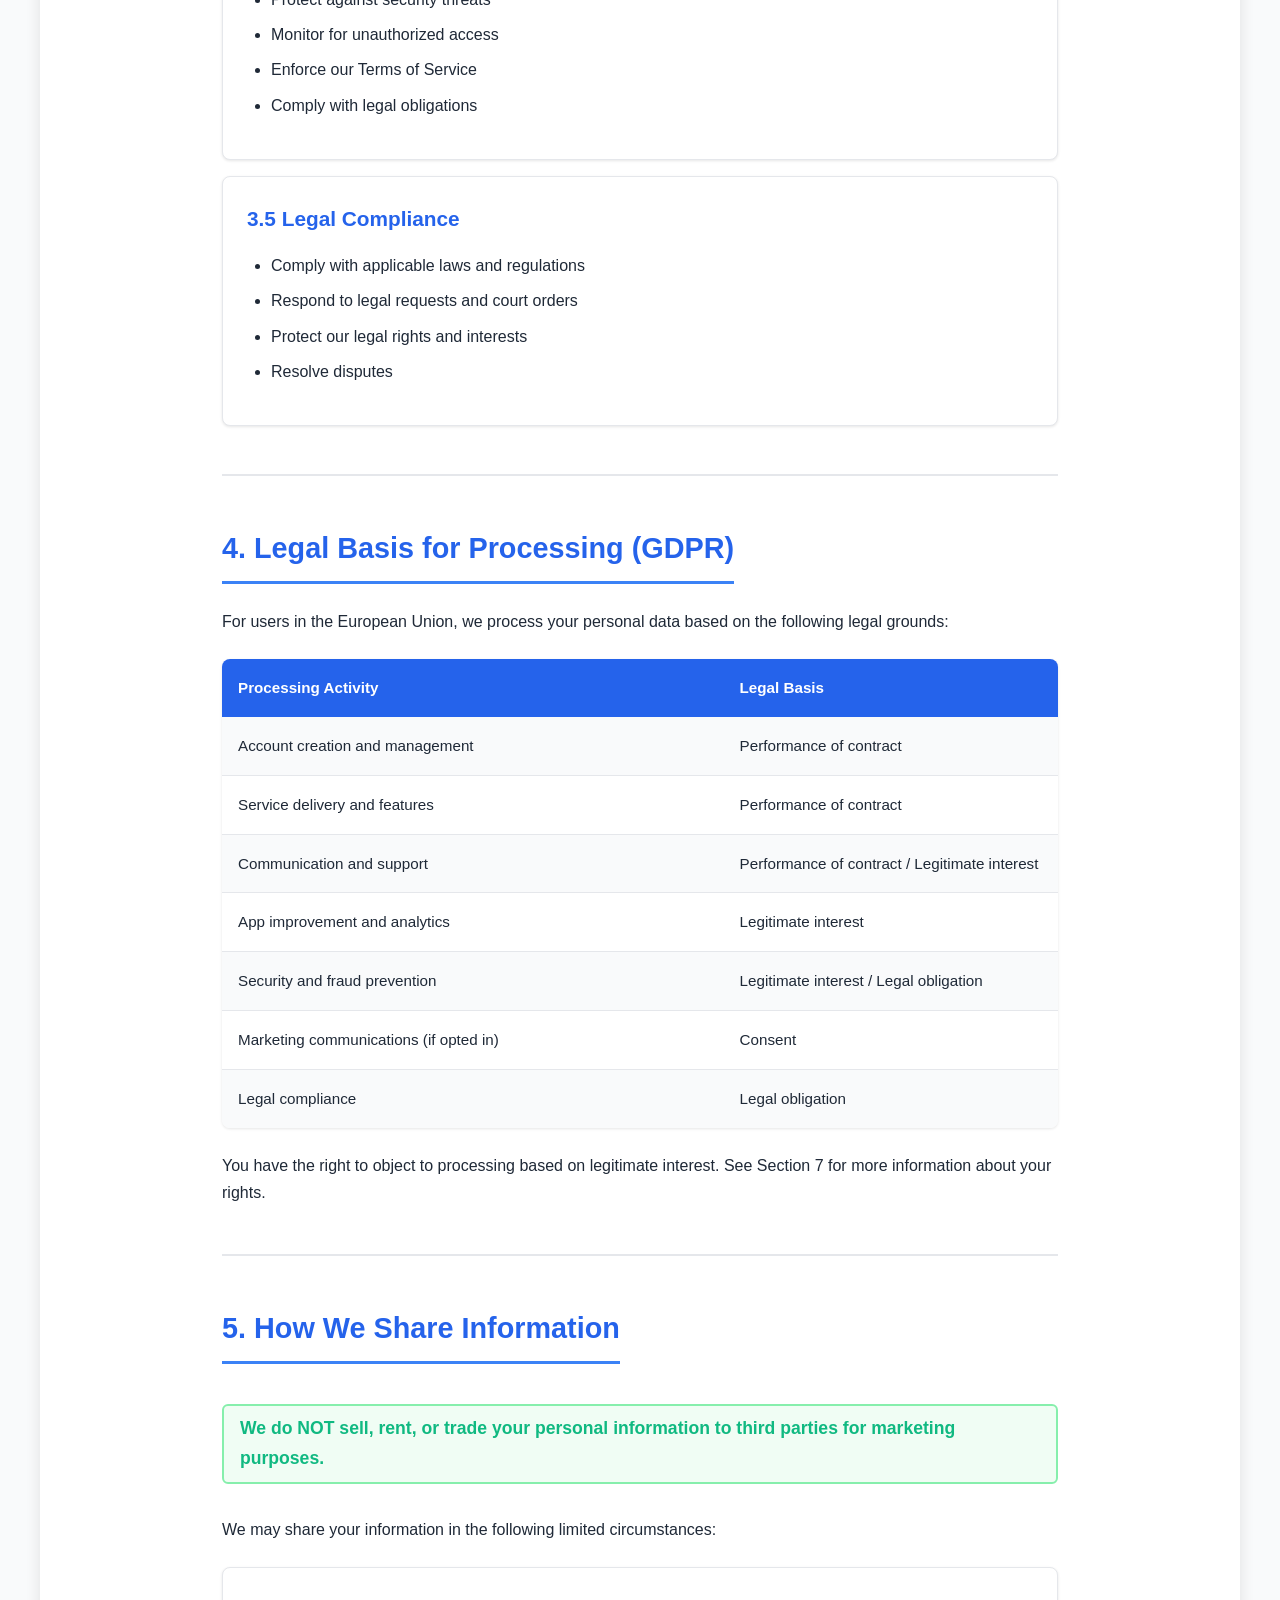
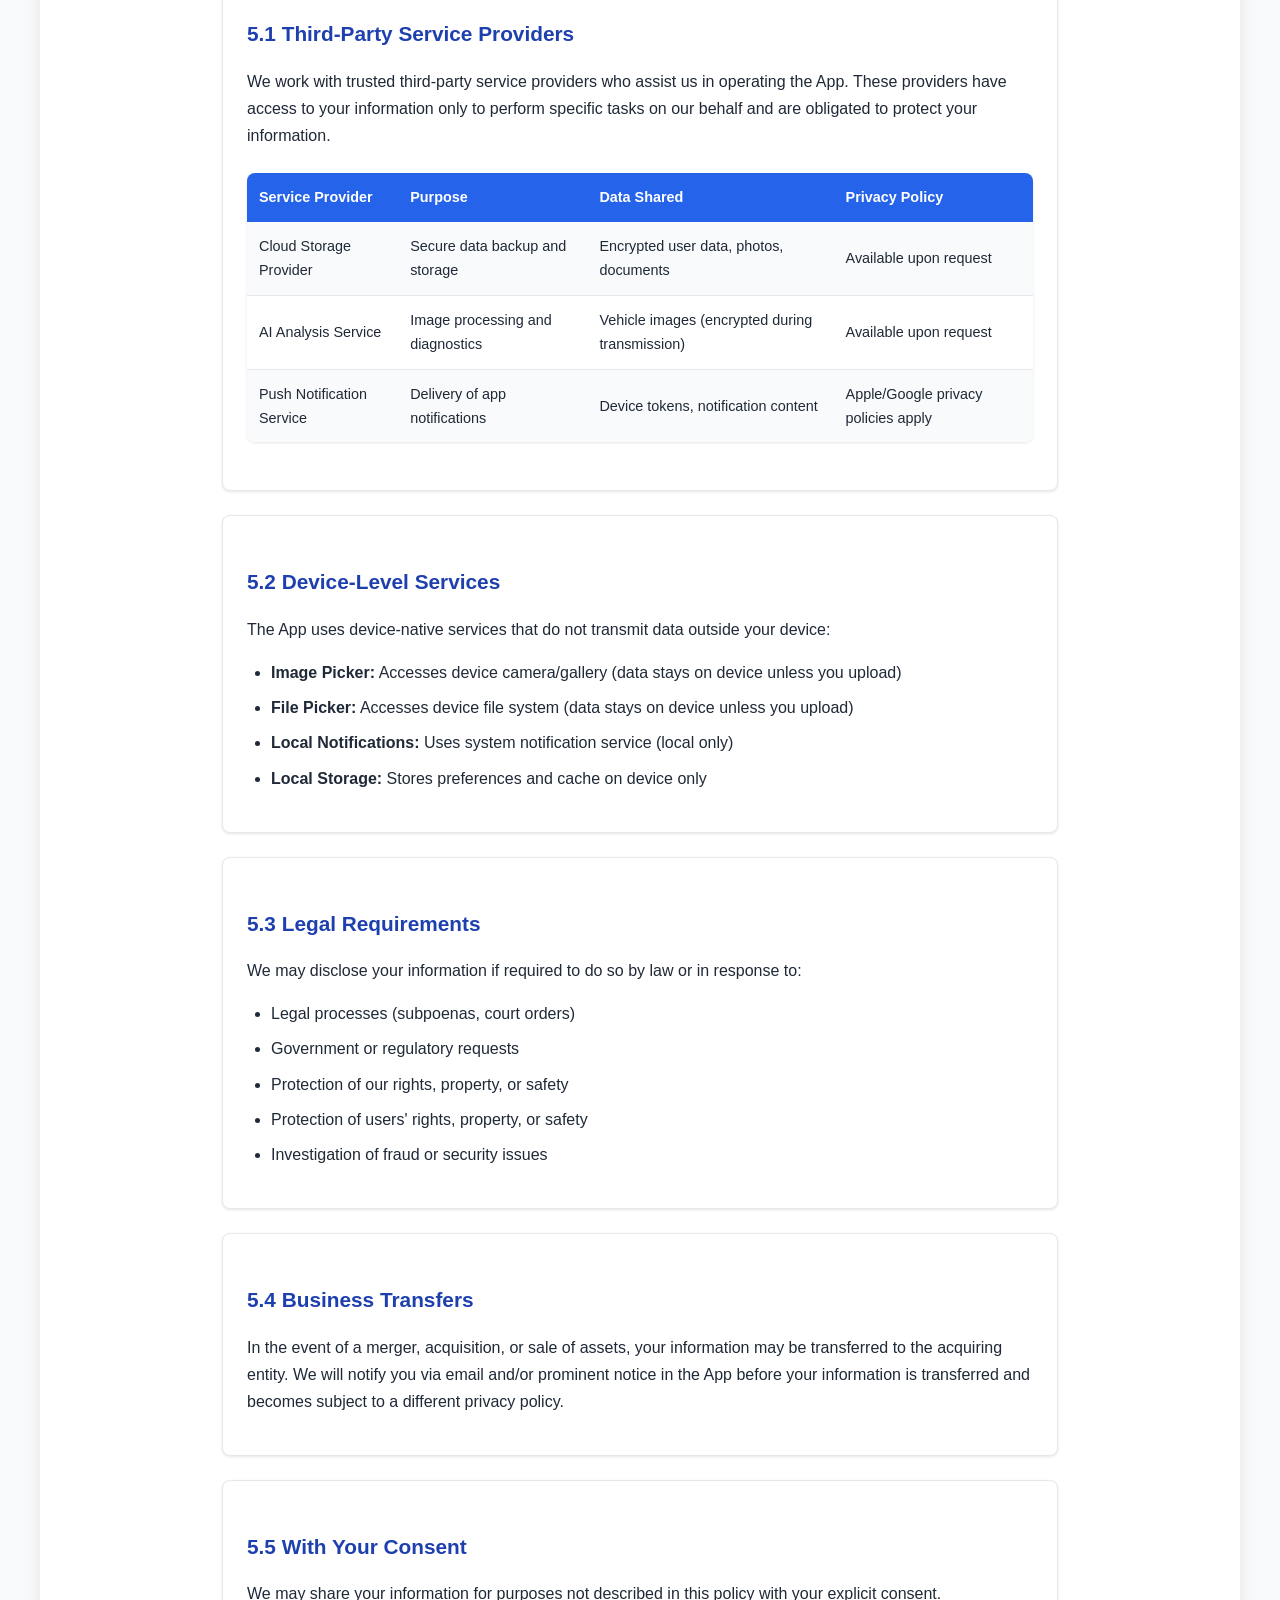
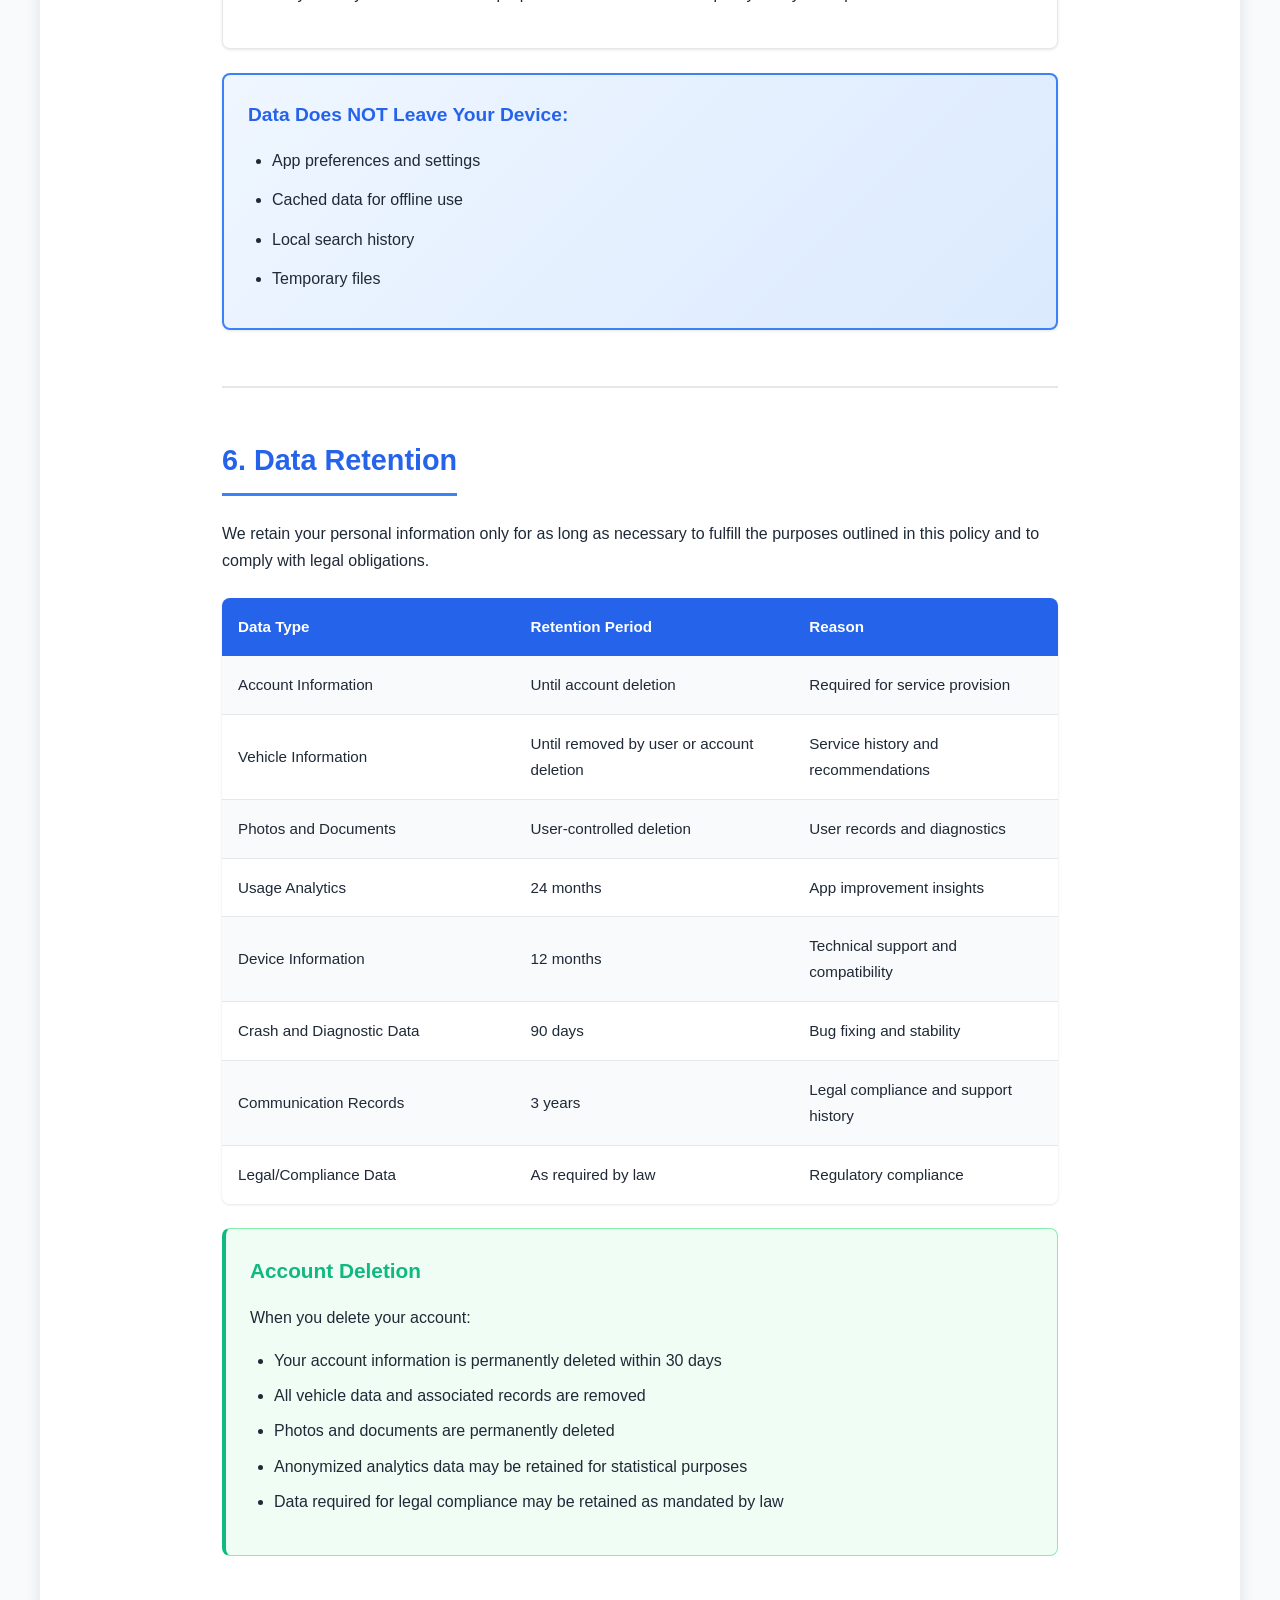
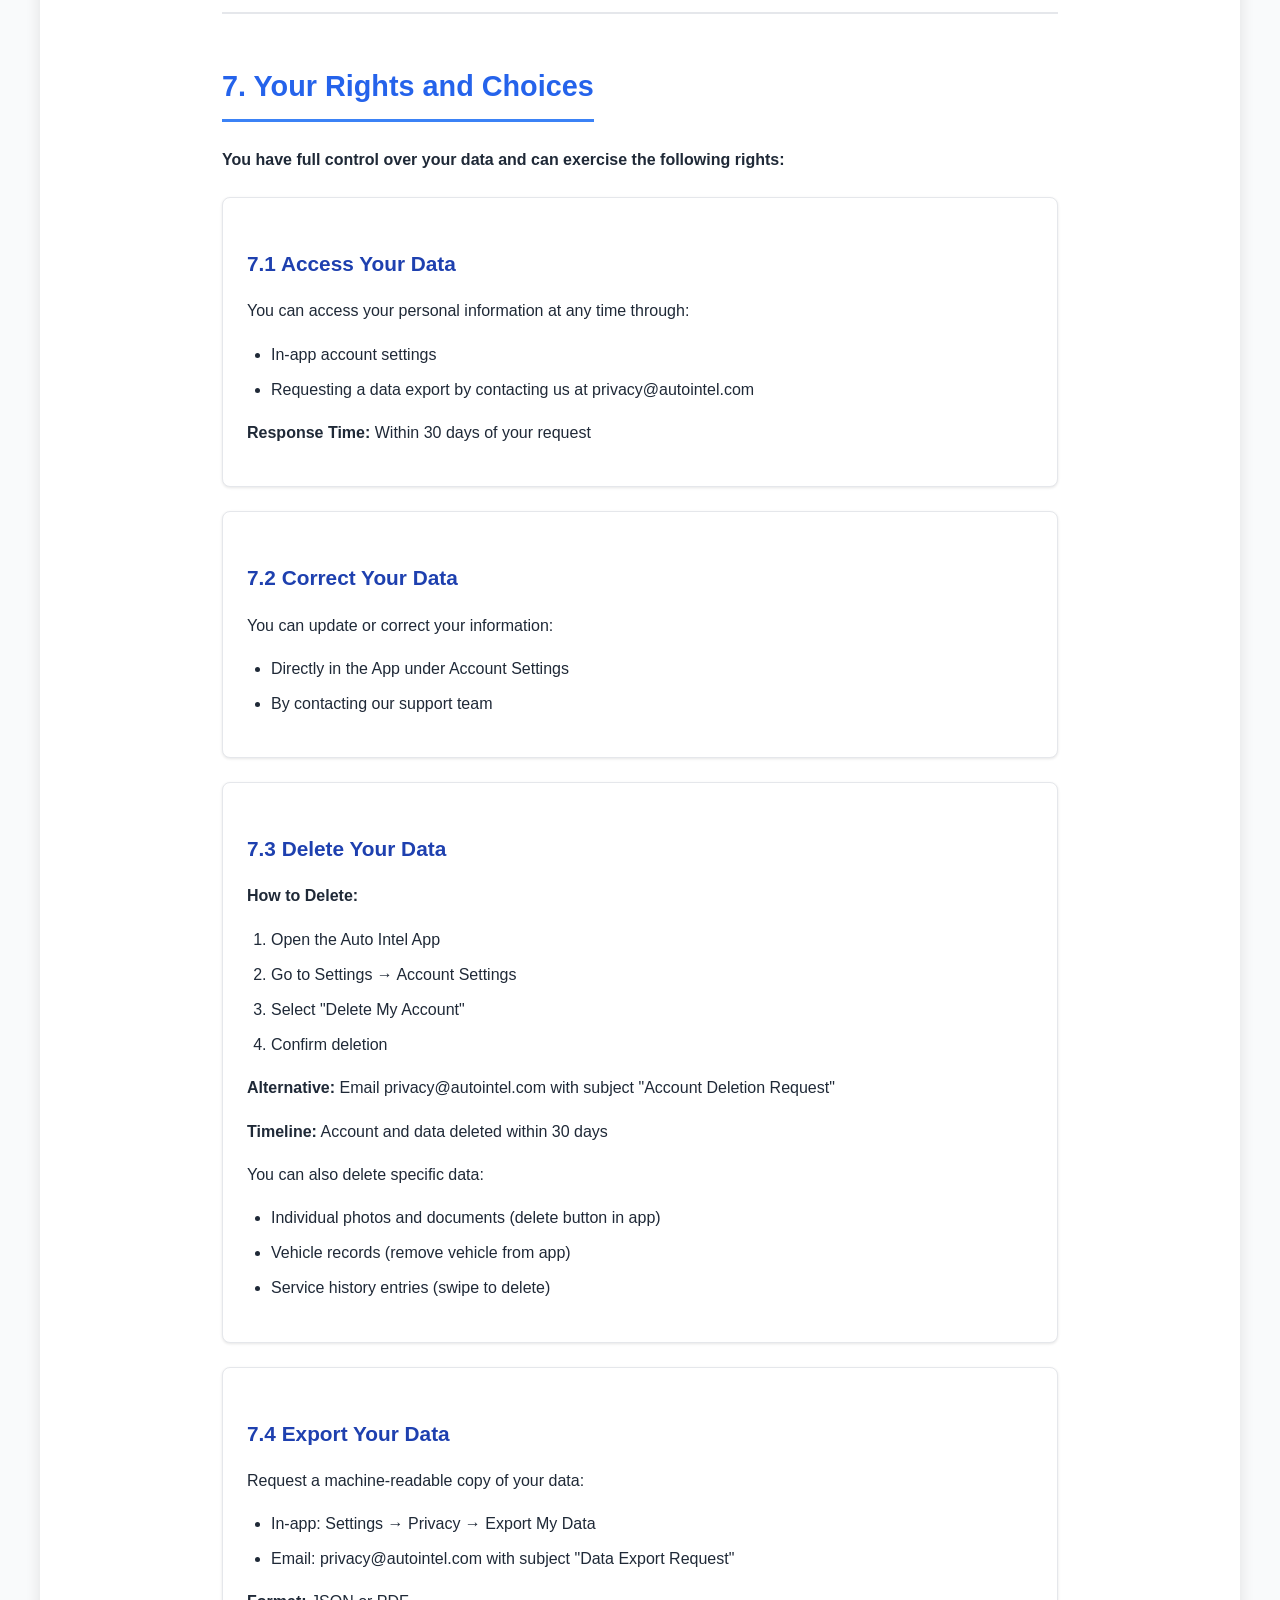
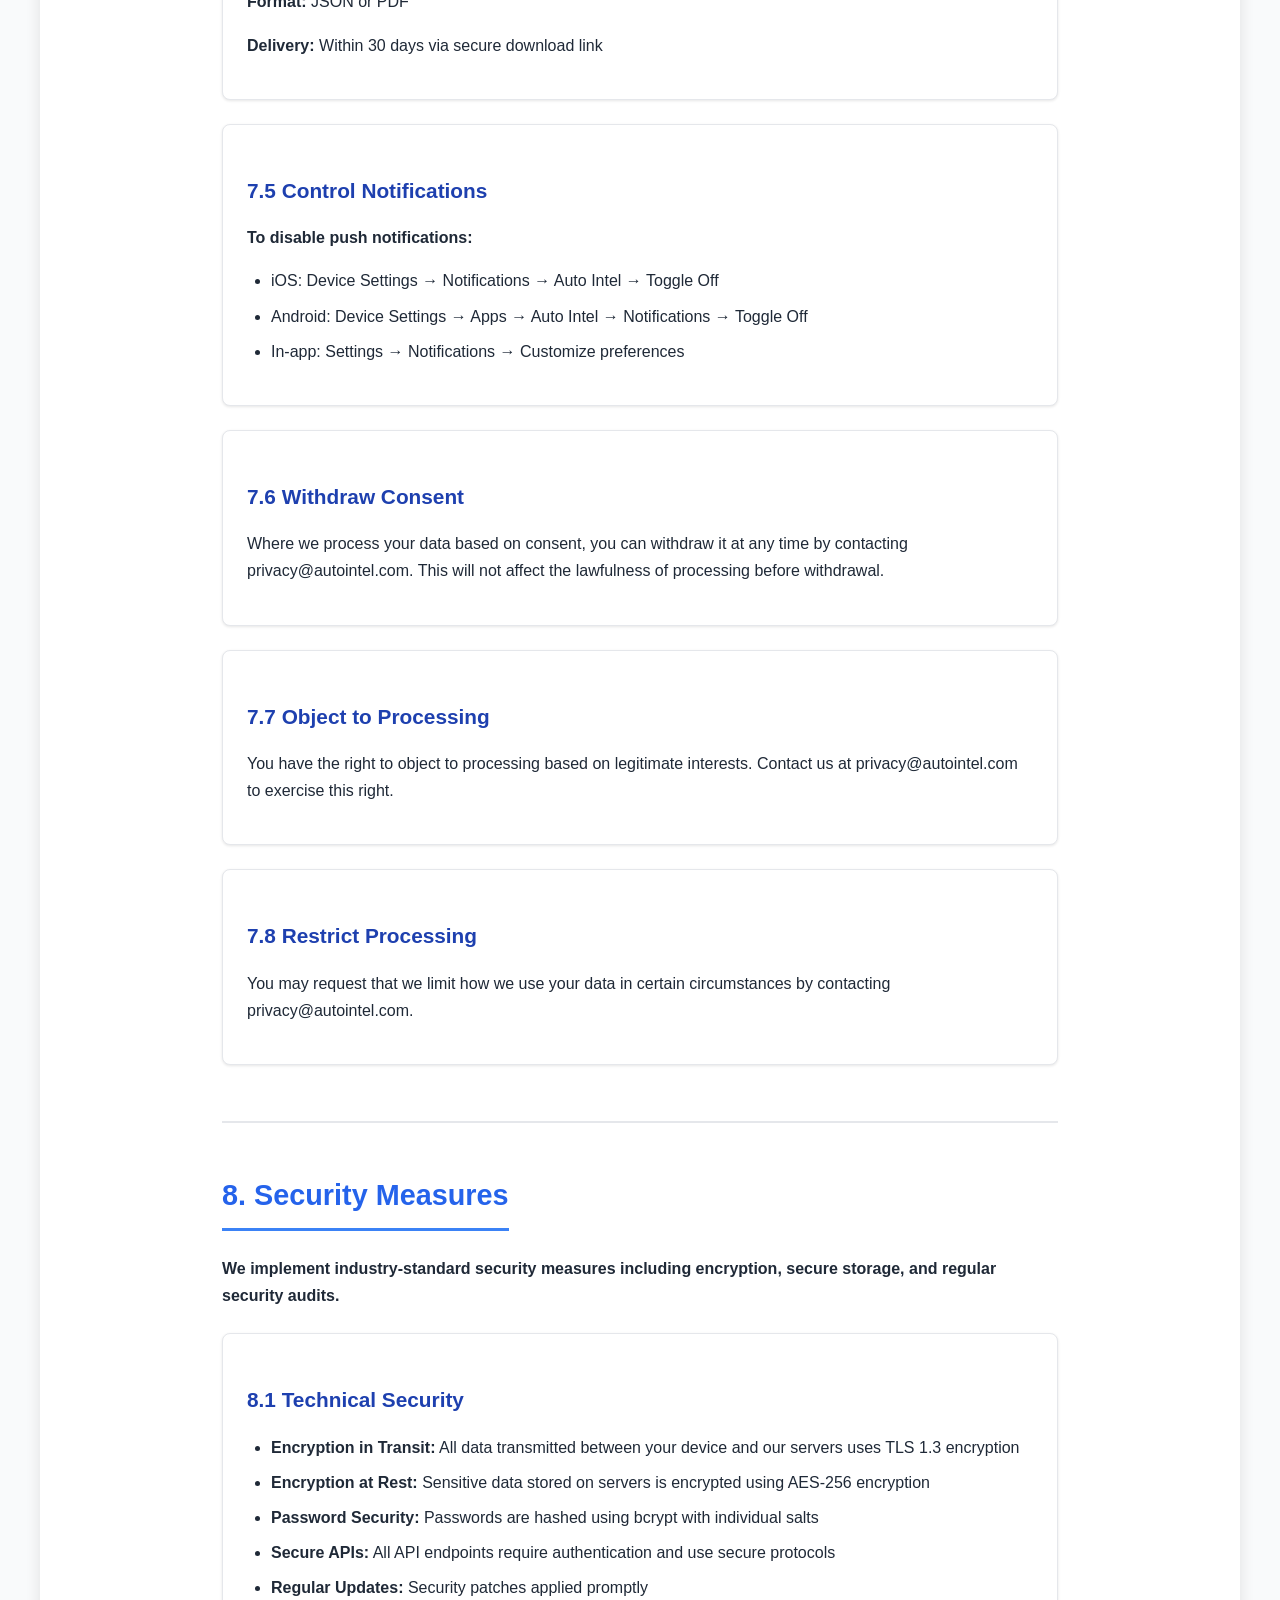
<file: privacy-policy.html>
<!DOCTYPE html>
<html lang="en">
<head>
    <meta charset="UTF-8">
    <meta name="viewport" content="width=device-width, initial-scale=1.0">
    <title>Privacy Policy - Auto Intel</title>
    <link rel="stylesheet" href="styles.css">
</head>
<body>
    <div class="container">
        <header class="header">
            <div class="logo-section">
                <h1>Auto Intel</h1>
                <p class="tagline">AI-Powered Vehicle Care</p>
            </div>
        </header>

        <nav class="table-of-contents">
            <h2>Table of Contents</h2>
            <ul>
                <li><a href="#introduction">1. Introduction & Scope</a></li>
                <li><a href="#information-collected">2. Information We Collect</a></li>
                <li><a href="#how-we-use">3. How We Use Your Information</a></li>
                <li><a href="#legal-basis">4. Legal Basis for Processing</a></li>
                <li><a href="#sharing">5. How We Share Information</a></li>
                <li><a href="#retention">6. Data Retention</a></li>
                <li><a href="#your-rights">7. Your Rights and Choices</a></li>
                <li><a href="#security">8. Security Measures</a></li>
                <li><a href="#children">9. Children's Privacy</a></li>
                <li><a href="#international">10. International Data Transfers</a></li>
                <li><a href="#changes">11. Changes to This Policy</a></li>
                <li><a href="#contact">12. Contact Us</a></li>
                <li><a href="#gdpr">13. GDPR Rights (EU Users)</a></li>
                <li><a href="#ccpa">14. CCPA Rights (California Users)</a></li>
            </ul>
        </nav>

        <main class="content">
            <div class="effective-date">
                <strong>Effective Date:</strong> January 1, 2024<br>
                <strong>Last Updated:</strong> January 1, 2024<br>
                <strong>Version:</strong> 1.0
            </div>

            <section id="introduction" class="section">
                <h2>1. Introduction & Scope</h2>
                <p>Welcome to Auto Intel. This Privacy Policy explains how Auto Intel ("we," "us," "our") collects, uses, shares, and protects your personal information when you use our mobile application (the "App").</p>
                
                <div class="highlight-box">
                    <h3>Key Points:</h3>
                    <ul>
                        <li><strong>We do NOT sell, rent, or trade your personal information to third parties for marketing purposes.</strong></li>
                        <li><strong>We collect only the data necessary to provide and improve our services.</strong></li>
                        <li><strong>You have full control over your data and can request deletion at any time.</strong></li>
                        <li><strong>We implement industry-standard security measures including encryption, secure storage, and regular security audits.</strong></li>
                    </ul>
                </div>

                <p>This policy applies to all users of the Auto Intel mobile application, available on iOS (Apple App Store) and Android (Google Play Store). By using our App, you agree to the collection and use of information in accordance with this policy.</p>
                
                <p><strong>Scope of Application:</strong></p>
                <ul>
                    <li>Auto Intel mobile application (iOS and Android)</li>
                    <li>All features and services within the App</li>
                    <li>Communications related to the App</li>
                </ul>
            </section>

            <section id="information-collected" class="section">
                <h2>2. Information We Collect</h2>
                <p>We collect different types of information to provide and improve our services. Below is a complete list of data types we collect, organized by category:</p>

                <div class="data-category">
                    <h3>2.1 Account Information</h3>
                    <p><strong>Data Collected:</strong></p>
                    <ul>
                        <li>Full name</li>
                        <li>Email address</li>
                        <li>Phone number</li>
                        <li>Account credentials (encrypted password)</li>
                    </ul>
                    <p><strong>Purpose:</strong> Account creation, authentication, user communication, service notifications</p>
                    <p><strong>Collection Method:</strong> Directly provided by you during registration</p>
                    <p><strong>Retention Period:</strong> Until you request account deletion</p>
                    <p><strong>Linked to Identity:</strong> Yes</p>
                </div>

                <div class="data-category">
                    <h3>2.2 Vehicle Information</h3>
                    <p><strong>Data Collected:</strong></p>
                    <ul>
                        <li>Vehicle make, model, and year</li>
                        <li>Vehicle Identification Number (VIN)</li>
                        <li>Current mileage</li>
                        <li>License plate number (optional)</li>
                        <li>Vehicle color and trim</li>
                    </ul>
                    <p><strong>Purpose:</strong> Personalized maintenance recommendations, service scheduling, parts compatibility, warranty tracking</p>
                    <p><strong>Collection Method:</strong> Directly provided by you when adding vehicles</p>
                    <p><strong>Retention Period:</strong> Tied to your account lifecycle; deleted when you remove the vehicle or delete your account</p>
                    <p><strong>Linked to Identity:</strong> Yes</p>
                </div>

                <div class="data-category">
                    <h3>2.3 Photos and Images</h3>
                    <p><strong>Data Collected:</strong></p>
                    <ul>
                        <li>Vehicle photos</li>
                        <li>Issue documentation images (damage, wear, dashboard warnings)</li>
                        <li>Service receipt images</li>
                    </ul>
                    <p><strong>Purpose:</strong> AI-based visual diagnosis, maintenance records, issue tracking, evidence for warranty claims</p>
                    <p><strong>Collection Method:</strong> Captured via device camera or selected from device gallery using device-native image picker</p>
                    <p><strong>Storage:</strong> Stored locally on device with optional encrypted cloud backup</p>
                    <p><strong>Retention Period:</strong> User-controlled; you can delete images at any time</p>
                    <p><strong>Linked to Identity:</strong> Yes</p>
                    <p><strong>Third-Party Access:</strong> Images may be processed by our AI analysis service (encrypted during transmission)</p>
                </div>

                <div class="data-category">
                    <h3>2.4 Documents and Files</h3>
                    <p><strong>Data Collected:</strong></p>
                    <ul>
                        <li>Service records (PDF, images)</li>
                        <li>Maintenance receipts</li>
                        <li>Warranty documents</li>
                        <li>Insurance papers</li>
                    </ul>
                    <p><strong>Purpose:</strong> Service history tracking, warranty management, expense tracking, maintenance scheduling</p>
                    <p><strong>Collection Method:</strong> Uploaded using device file picker</p>
                    <p><strong>Storage:</strong> Secure encrypted file system</p>
                    <p><strong>Retention Period:</strong> User-controlled; retained until you delete them</p>
                    <p><strong>Linked to Identity:</strong> Yes</p>
                </div>

                <div class="data-category">
                    <h3>2.5 Usage Data and Analytics</h3>
                    <p><strong>Data Collected:</strong></p>
                    <ul>
                        <li>Features and screens accessed</li>
                        <li>Button clicks and user interactions</li>
                        <li>Time spent in app</li>
                        <li>Search queries within the app</li>
                        <li>Feature usage patterns</li>
                    </ul>
                    <p><strong>Purpose:</strong> App improvement, feature development, bug identification, user experience optimization</p>
                    <p><strong>Collection Method:</strong> Automatically collected during app usage</p>
                    <p><strong>Anonymization:</strong> Data is aggregated and anonymized where possible</p>
                    <p><strong>Retention Period:</strong> 24 months</p>
                    <p><strong>Linked to Identity:</strong> May be linked for troubleshooting; otherwise aggregated</p>
                </div>

                <div class="data-category">
                    <h3>2.6 Device Information and Identifiers</h3>
                    <p><strong>Data Collected:</strong></p>
                    <ul>
                        <li>Device model and manufacturer</li>
                        <li>Operating system version (iOS/Android)</li>
                        <li>App version</li>
                        <li>Device unique identifier (anonymized)</li>
                        <li>Screen resolution</li>
                        <li>Language and region settings</li>
                    </ul>
                    <p><strong>Purpose:</strong> App compatibility, crash reporting, technical support, performance optimization</p>
                    <p><strong>Collection Method:</strong> Automatically collected when you use the App</p>
                    <p><strong>Retention Period:</strong> 12 months</p>
                    <p><strong>Linked to Identity:</strong> No (used for technical purposes only)</p>
                </div>

                <div class="data-category">
                    <h3>2.7 Diagnostics and Crash Data</h3>
                    <p><strong>Data Collected:</strong></p>
                    <ul>
                        <li>Crash logs and error reports</li>
                        <li>Performance data (load times, response times)</li>
                        <li>Memory and battery usage</li>
                        <li>Network connectivity information</li>
                    </ul>
                    <p><strong>Purpose:</strong> Bug fixing, stability improvements, performance optimization</p>
                    <p><strong>Collection Method:</strong> Automatically collected when errors occur</p>
                    <p><strong>Retention Period:</strong> 90 days</p>
                    <p><strong>Linked to Identity:</strong> No</p>
                </div>

                <div class="data-category">
                    <h3>2.8 Notification Data</h3>
                    <p><strong>Data Collected:</strong></p>
                    <ul>
                        <li>Push notification tokens</li>
                        <li>Notification preferences</li>
                        <li>Notification interaction data (opened, dismissed)</li>
                    </ul>
                    <p><strong>Purpose:</strong> Sending maintenance reminders, service alerts, app updates, important notifications</p>
                    <p><strong>Collection Method:</strong> Generated by device operating system when you enable notifications</p>
                    <p><strong>User Control:</strong> You can disable notifications in device settings at any time</p>
                    <p><strong>Retention Period:</strong> Until you disable notifications or delete your account</p>
                    <p><strong>Linked to Identity:</strong> Yes</p>
                </div>

                <div class="data-category">
                    <h3>2.9 Local Storage Data</h3>
                    <p><strong>Data Collected:</strong></p>
                    <ul>
                        <li>App preferences and settings</li>
                        <li>Cached vehicle data</li>
                        <li>Offline content</li>
                        <li>Search history</li>
                    </ul>
                    <p><strong>Purpose:</strong> Offline functionality, faster app performance, seamless user experience</p>
                    <p><strong>Storage Location:</strong> Stored locally on your device only (not transmitted to servers)</p>
                    <p><strong>Retention Period:</strong> Until app is uninstalled or cache is cleared</p>
                    <p><strong>Linked to Identity:</strong> No</p>
                </div>

                <div class="data-category">
                    <h3>2.10 Location Data</h3>
                    <p><strong>Data Collected:</strong> None</p>
                    <p><strong>Note:</strong> Auto Intel does NOT collect, store, or share your precise or approximate location data. If future versions include location features (e.g., finding nearby service centers), we will update this policy and request your explicit permission.</p>
                </div>

                <div class="data-category">
                    <h3>2.11 Financial Information</h3>
                    <p><strong>Data Collected:</strong> None directly</p>
                    <p><strong>Note:</strong> We do not collect or store payment card information. If the App includes in-app purchases, all payment processing is handled securely by Apple App Store or Google Play Store. We only receive confirmation of successful transactions.</p>
                </div>
            </section>

            <section id="how-we-use" class="section">
                <h2>3. How We Use Your Information</h2>
                <p>We use the collected information for the following purposes:</p>

                <div class="purpose-box">
                    <h3>3.1 Service Provision</h3>
                    <ul>
                        <li>Create and manage your account</li>
                        <li>Authenticate your identity</li>
                        <li>Store and organize your vehicle information</li>
                        <li>Provide AI-powered vehicle diagnostics and recommendations</li>
                        <li>Track maintenance history and schedules</li>
                        <li>Send service reminders and alerts</li>
                    </ul>
                </div>

                <div class="purpose-box">
                    <h3>3.2 Communication</h3>
                    <ul>
                        <li>Respond to your inquiries and support requests</li>
                        <li>Send important service updates and notifications</li>
                        <li>Provide maintenance reminders</li>
                        <li>Notify you of app updates and new features</li>
                        <li>Send administrative information about your account</li>
                    </ul>
                </div>

                <div class="purpose-box">
                    <h3>3.3 App Improvement and Development</h3>
                    <ul>
                        <li>Analyze app usage to improve features</li>
                        <li>Identify and fix bugs and technical issues</li>
                        <li>Conduct research and development</li>
                        <li>Test new features and improvements</li>
                        <li>Optimize app performance and user experience</li>
                    </ul>
                </div>

                <div class="purpose-box">
                    <h3>3.4 Security and Fraud Prevention</h3>
                    <ul>
                        <li>Detect and prevent fraudulent activity</li>
                        <li>Protect against security threats</li>
                        <li>Monitor for unauthorized access</li>
                        <li>Enforce our Terms of Service</li>
                        <li>Comply with legal obligations</li>
                    </ul>
                </div>

                <div class="purpose-box">
                    <h3>3.5 Legal Compliance</h3>
                    <ul>
                        <li>Comply with applicable laws and regulations</li>
                        <li>Respond to legal requests and court orders</li>
                        <li>Protect our legal rights and interests</li>
                        <li>Resolve disputes</li>
                    </ul>
                </div>
            </section>

            <section id="legal-basis" class="section">
                <h2>4. Legal Basis for Processing (GDPR)</h2>
                <p>For users in the European Union, we process your personal data based on the following legal grounds:</p>

                <table class="legal-basis-table">
                    <tr>
                        <th>Processing Activity</th>
                        <th>Legal Basis</th>
                    </tr>
                    <tr>
                        <td>Account creation and management</td>
                        <td>Performance of contract</td>
                    </tr>
                    <tr>
                        <td>Service delivery and features</td>
                        <td>Performance of contract</td>
                    </tr>
                    <tr>
                        <td>Communication and support</td>
                        <td>Performance of contract / Legitimate interest</td>
                    </tr>
                    <tr>
                        <td>App improvement and analytics</td>
                        <td>Legitimate interest</td>
                    </tr>
                    <tr>
                        <td>Security and fraud prevention</td>
                        <td>Legitimate interest / Legal obligation</td>
                    </tr>
                    <tr>
                        <td>Marketing communications (if opted in)</td>
                        <td>Consent</td>
                    </tr>
                    <tr>
                        <td>Legal compliance</td>
                        <td>Legal obligation</td>
                    </tr>
                </table>

                <p>You have the right to object to processing based on legitimate interest. See Section 7 for more information about your rights.</p>
            </section>

            <section id="sharing" class="section">
                <h2>5. How We Share Information</h2>
                <p><strong class="no-sale">We do NOT sell, rent, or trade your personal information to third parties for marketing purposes.</strong></p>
                
                <p>We may share your information in the following limited circumstances:</p>

                <div class="sharing-category">
                    <h3>5.1 Third-Party Service Providers</h3>
                    <p>We work with trusted third-party service providers who assist us in operating the App. These providers have access to your information only to perform specific tasks on our behalf and are obligated to protect your information.</p>
                    
                    <table class="third-party-table">
                        <tr>
                            <th>Service Provider</th>
                            <th>Purpose</th>
                            <th>Data Shared</th>
                            <th>Privacy Policy</th>
                        </tr>
                        <tr>
                            <td>Cloud Storage Provider</td>
                            <td>Secure data backup and storage</td>
                            <td>Encrypted user data, photos, documents</td>
                            <td>Available upon request</td>
                        </tr>
                        <tr>
                            <td>AI Analysis Service</td>
                            <td>Image processing and diagnostics</td>
                            <td>Vehicle images (encrypted during transmission)</td>
                            <td>Available upon request</td>
                        </tr>
                        <tr>
                            <td>Push Notification Service</td>
                            <td>Delivery of app notifications</td>
                            <td>Device tokens, notification content</td>
                            <td>Apple/Google privacy policies apply</td>
                        </tr>
                    </table>
                </div>

                <div class="sharing-category">
                    <h3>5.2 Device-Level Services</h3>
                    <p>The App uses device-native services that do not transmit data outside your device:</p>
                    <ul>
                        <li><strong>Image Picker:</strong> Accesses device camera/gallery (data stays on device unless you upload)</li>
                        <li><strong>File Picker:</strong> Accesses device file system (data stays on device unless you upload)</li>
                        <li><strong>Local Notifications:</strong> Uses system notification service (local only)</li>
                        <li><strong>Local Storage:</strong> Stores preferences and cache on device only</li>
                    </ul>
                </div>

                <div class="sharing-category">
                    <h3>5.3 Legal Requirements</h3>
                    <p>We may disclose your information if required to do so by law or in response to:</p>
                    <ul>
                        <li>Legal processes (subpoenas, court orders)</li>
                        <li>Government or regulatory requests</li>
                        <li>Protection of our rights, property, or safety</li>
                        <li>Protection of users' rights, property, or safety</li>
                        <li>Investigation of fraud or security issues</li>
                    </ul>
                </div>

                <div class="sharing-category">
                    <h3>5.4 Business Transfers</h3>
                    <p>In the event of a merger, acquisition, or sale of assets, your information may be transferred to the acquiring entity. We will notify you via email and/or prominent notice in the App before your information is transferred and becomes subject to a different privacy policy.</p>
                </div>

                <div class="sharing-category">
                    <h3>5.5 With Your Consent</h3>
                    <p>We may share your information for purposes not described in this policy with your explicit consent.</p>
                </div>

                <div class="highlight-box">
                    <h3>Data Does NOT Leave Your Device:</h3>
                    <ul>
                        <li>App preferences and settings</li>
                        <li>Cached data for offline use</li>
                        <li>Local search history</li>
                        <li>Temporary files</li>
                    </ul>
                </div>
            </section>

            <section id="retention" class="section">
                <h2>6. Data Retention</h2>
                <p>We retain your personal information only for as long as necessary to fulfill the purposes outlined in this policy and to comply with legal obligations.</p>

                <table class="retention-table">
                    <tr>
                        <th>Data Type</th>
                        <th>Retention Period</th>
                        <th>Reason</th>
                    </tr>
                    <tr>
                        <td>Account Information</td>
                        <td>Until account deletion</td>
                        <td>Required for service provision</td>
                    </tr>
                    <tr>
                        <td>Vehicle Information</td>
                        <td>Until removed by user or account deletion</td>
                        <td>Service history and recommendations</td>
                    </tr>
                    <tr>
                        <td>Photos and Documents</td>
                        <td>User-controlled deletion</td>
                        <td>User records and diagnostics</td>
                    </tr>
                    <tr>
                        <td>Usage Analytics</td>
                        <td>24 months</td>
                        <td>App improvement insights</td>
                    </tr>
                    <tr>
                        <td>Device Information</td>
                        <td>12 months</td>
                        <td>Technical support and compatibility</td>
                    </tr>
                    <tr>
                        <td>Crash and Diagnostic Data</td>
                        <td>90 days</td>
                        <td>Bug fixing and stability</td>
                    </tr>
                    <tr>
                        <td>Communication Records</td>
                        <td>3 years</td>
                        <td>Legal compliance and support history</td>
                    </tr>
                    <tr>
                        <td>Legal/Compliance Data</td>
                        <td>As required by law</td>
                        <td>Regulatory compliance</td>
                    </tr>
                </table>

                <div class="info-box">
                    <h3>Account Deletion</h3>
                    <p>When you delete your account:</p>
                    <ul>
                        <li>Your account information is permanently deleted within 30 days</li>
                        <li>All vehicle data and associated records are removed</li>
                        <li>Photos and documents are permanently deleted</li>
                        <li>Anonymized analytics data may be retained for statistical purposes</li>
                        <li>Data required for legal compliance may be retained as mandated by law</li>
                    </ul>
                </div>
            </section>

            <section id="your-rights" class="section">
                <h2>7. Your Rights and Choices</h2>
                <p><strong>You have full control over your data and can exercise the following rights:</strong></p>

                <div class="rights-category">
                    <h3>7.1 Access Your Data</h3>
                    <p>You can access your personal information at any time through:</p>
                    <ul>
                        <li>In-app account settings</li>
                        <li>Requesting a data export by contacting us at privacy@autointel.com</li>
                    </ul>
                    <p><strong>Response Time:</strong> Within 30 days of your request</p>
                </div>

                <div class="rights-category">
                    <h3>7.2 Correct Your Data</h3>
                    <p>You can update or correct your information:</p>
                    <ul>
                        <li>Directly in the App under Account Settings</li>
                        <li>By contacting our support team</li>
                    </ul>
                </div>

                <div class="rights-category">
                    <h3>7.3 Delete Your Data</h3>
                    <p><strong>How to Delete:</strong></p>
                    <ol>
                        <li>Open the Auto Intel App</li>
                        <li>Go to Settings → Account Settings</li>
                        <li>Select "Delete My Account"</li>
                        <li>Confirm deletion</li>
                    </ol>
                    <p><strong>Alternative:</strong> Email privacy@autointel.com with subject "Account Deletion Request"</p>
                    <p><strong>Timeline:</strong> Account and data deleted within 30 days</p>
                    <p>You can also delete specific data:</p>
                    <ul>
                        <li>Individual photos and documents (delete button in app)</li>
                        <li>Vehicle records (remove vehicle from app)</li>
                        <li>Service history entries (swipe to delete)</li>
                    </ul>
                </div>

                <div class="rights-category">
                    <h3>7.4 Export Your Data</h3>
                    <p>Request a machine-readable copy of your data:</p>
                    <ul>
                        <li>In-app: Settings → Privacy → Export My Data</li>
                        <li>Email: privacy@autointel.com with subject "Data Export Request"</li>
                    </ul>
                    <p><strong>Format:</strong> JSON or PDF</p>
                    <p><strong>Delivery:</strong> Within 30 days via secure download link</p>
                </div>

                <div class="rights-category">
                    <h3>7.5 Control Notifications</h3>
                    <p><strong>To disable push notifications:</strong></p>
                    <ul>
                        <li>iOS: Device Settings → Notifications → Auto Intel → Toggle Off</li>
                        <li>Android: Device Settings → Apps → Auto Intel → Notifications → Toggle Off</li>
                        <li>In-app: Settings → Notifications → Customize preferences</li>
                    </ul>
                </div>

                <div class="rights-category">
                    <h3>7.6 Withdraw Consent</h3>
                    <p>Where we process your data based on consent, you can withdraw it at any time by contacting privacy@autointel.com. This will not affect the lawfulness of processing before withdrawal.</p>
                </div>

                <div class="rights-category">
                    <h3>7.7 Object to Processing</h3>
                    <p>You have the right to object to processing based on legitimate interests. Contact us at privacy@autointel.com to exercise this right.</p>
                </div>

                <div class="rights-category">
                    <h3>7.8 Restrict Processing</h3>
                    <p>You may request that we limit how we use your data in certain circumstances by contacting privacy@autointel.com.</p>
                </div>
            </section>

            <section id="security" class="section">
                <h2>8. Security Measures</h2>
                <p><strong>We implement industry-standard security measures including encryption, secure storage, and regular security audits.</strong></p>

                <div class="security-measure">
                    <h3>8.1 Technical Security</h3>
                    <ul>
                        <li><strong>Encryption in Transit:</strong> All data transmitted between your device and our servers uses TLS 1.3 encryption</li>
                        <li><strong>Encryption at Rest:</strong> Sensitive data stored on servers is encrypted using AES-256 encryption</li>
                        <li><strong>Password Security:</strong> Passwords are hashed using bcrypt with individual salts</li>
                        <li><strong>Secure APIs:</strong> All API endpoints require authentication and use secure protocols</li>
                        <li><strong>Regular Updates:</strong> Security patches applied promptly</li>
                    </ul>
                </div>

                <div class="security-measure">
                    <h3>8.2 Operational Security</h3>
                    <ul>
                        <li><strong>Access Controls:</strong> Strict role-based access to user data</li>
                        <li><strong>Employee Training:</strong> Staff trained on data protection and security best practices</li>
                        <li><strong>Security Audits:</strong> Regular third-party security assessments</li>
                        <li><strong>Incident Response:</strong> Documented procedures for security incidents</li>
                        <li><strong>Monitoring:</strong> Continuous monitoring for suspicious activity</li>
                    </ul>
                </div>

                <div class="security-measure">
                    <h3>8.3 Device-Level Security</h3>
                    <ul>
                        <li><strong>Local Storage Protection:</strong> App data protected by device-level encryption (iOS Keychain, Android Keystore)</li>
                        <li><strong>Biometric Authentication:</strong> Optional Face ID/Touch ID/Fingerprint support</li>
                        <li><strong>Secure File Storage:</strong> Files stored in app-specific secure directories</li>
                    </ul>
                </div>

                <div class="warning-box">
                    <h3>Your Responsibility</h3>
                    <p>While we implement strong security measures, please help protect your account by:</p>
                    <ul>
                        <li>Using a strong, unique password</li>
                        <li>Enabling device security (passcode, biometrics)</li>
                        <li>Not sharing your login credentials</li>
                        <li>Logging out on shared devices</li>
                        <li>Keeping your app updated</li>
                        <li>Reporting suspicious activity immediately</li>
                    </ul>
                </div>

                <div class="info-box">
                    <h3>Data Breach Notification</h3>
                    <p>In the unlikely event of a data breach affecting your personal information, we will:</p>
                    <ul>
                        <li>Notify affected users within 72 hours (as required by GDPR)</li>
                        <li>Inform relevant regulatory authorities</li>
                        <li>Provide details about the breach and affected data</li>
                        <li>Outline steps taken to mitigate harm</li>
                        <li>Recommend actions you should take</li>
                    </ul>
                </div>
            </section>

            <section id="children" class="section">
                <h2>9. Children's Privacy</h2>
                <div class="highlight-box warning-box">
                    <h3>Age Restrictions</h3>
                    <p><strong>Our app is not intended for children under 13 years of age (or 16 in the European Union). We do not knowingly collect personal information from children.</strong></p>
                </div>

                <div class="children-policy">
                    <h3>9.1 Age Requirements</h3>
                    <ul>
                        <li><strong>United States & Most Countries:</strong> Must be 13 years or older</li>
                        <li><strong>European Union:</strong> Must be 16 years or older</li>
                        <li><strong>South Korea:</strong> Must be 14 years or older</li>
                    </ul>
                </div>

                <div class="children-policy">
                    <h3>9.2 COPPA Compliance (Children's Online Privacy Protection Act)</h3>
                    <p>We comply with the Children's Online Privacy Protection Act (COPPA) and do not:</p>
                    <ul>
                        <li>Knowingly collect information from children under 13</li>
                        <li>Target content or advertising to children</li>
                        <li>Allow children to publicly post or distribute personal information</li>
                    </ul>
                </div>

                <div class="children-policy">
                    <h3>9.3 If We Discover Child Data</h3>
                    <p>If we become aware that we have collected personal information from a child without parental consent, we will:</p>
                    <ul>
                        <li>Delete the information as quickly as possible</li>
                        <li>Terminate the associated account</li>
                        <li>Not use the information for any purpose</li>
                    </ul>
                </div>

                <div class="children-policy">
                    <h3>9.4 Parental Notice</h3>
                    <p>If you are a parent or guardian and believe your child has provided us with personal information, please contact us immediately at:</p>
                    <p><strong>Email:</strong> privacy@autointel.com<br>
                    <strong>Subject:</strong> Child Privacy Concern</p>
                    <p>We will investigate and take appropriate action promptly.</p>
                </div>
            </section>

            <section id="international" class="section">
                <h2>10. International Data Transfers</h2>
                <p>Auto Intel operates globally, and your information may be transferred to and processed in countries other than your country of residence.</p>

                <div class="transfer-info">
                    <h3>10.1 Data Storage Locations</h3>
                    <p>Your data may be stored and processed in:</p>
                    <ul>
                        <li>United States</li>
                        <li>European Union (for EU users)</li>
                        <li>Other countries where our service providers operate</li>
                    </ul>
                </div>

                <div class="transfer-info">
                    <h3>10.2 Transfer Safeguards</h3>
                    <p>When transferring data internationally, we ensure adequate protection through:</p>
                    <ul>
                        <li><strong>EU-U.S. Data Privacy Framework:</strong> We comply with applicable frameworks for EU data transfers</li>
                        <li><strong>Standard Contractual Clauses:</strong> We use EU-approved Standard Contractual Clauses (SCCs) with service providers</li>
                        <li><strong>Adequacy Decisions:</strong> We transfer data to countries recognized by the EU as providing adequate protection</li>
                        <li><strong>Encryption:</strong> All data transfers use strong encryption</li>
                    </ul>
                </div>

                <div class="transfer-info">
                    <h3>10.3 EU Data Subject Rights</h3>
                    <p>If you are in the European Union, you have specific rights regarding international data transfers. See Section 13 for complete GDPR rights information.</p>
                </div>

                <div class="transfer-info">
                    <h3>10.4 Data Localization</h3>
                    <p>Where required by local law, we store data within specific geographic regions. For example:</p>
                    <ul>
                        <li>EU user data may be stored exclusively within the EU</li>
                        <li>Data subject to specific country regulations is stored accordingly</li>
                    </ul>
                </div>
            </section>

            <section id="changes" class="section">
                <h2>11. Changes to This Policy</h2>
                <p><strong>We will notify users of material changes via in-app notification and email 30 days before changes take effect.</strong></p>

                <div class="changes-policy">
                    <h3>11.1 How We Notify You</h3>
                    <p>When we make changes to this Privacy Policy, we will:</p>
                    <ul>
                        <li>Update the "Last Updated" date at the top of this policy</li>
                        <li>Send an in-app notification highlighting key changes</li>
                        <li>Send an email to your registered email address (for material changes)</li>
                        <li>Display a prominent notice in the App</li>
                        <li>Provide 30 days' notice before material changes take effect</li>
                    </ul>
                </div>

                <div class="changes-policy">
                    <h3>11.2 Material vs. Non-Material Changes</h3>
                    <p><strong>Material Changes</strong> (require notification and consent):</p>
                    <ul>
                        <li>New types of personal data collected</li>
                        <li>Changes in how we use your data</li>
                        <li>New third parties with whom we share data</li>
                        <li>Reduced user rights or protections</li>
                        <li>Changes to data retention periods</li>
                    </ul>
                    <p><strong>Non-Material Changes</strong> (notification only):</p>
                    <ul>
                        <li>Clarifications or minor wording changes</li>
                        <li>Updated contact information</li>
                        <li>Additional user rights or protections</li>
                        <li>Technical or administrative updates</li>
                    </ul>
                </div>

                <div class="changes-policy">
                    <h3>11.3 Your Choices Regarding Changes</h3>
                    <p>If you disagree with changes to this policy:</p>
                    <ul>
                        <li>You may delete your account before the changes take effect</li>
                        <li>Continued use of the App after changes indicates acceptance</li>
                        <li>You can contact us with concerns at privacy@autointel.com</li>
                    </ul>
                </div>

                <div class="changes-policy">
                    <h3>11.4 Version History</h3>
                    <p>We maintain a version history of this Privacy Policy. Previous versions are available upon request by emailing privacy@autointel.com.</p>
                </div>
            </section>

            <section id="contact" class="section">
                <h2>12. Contact Us</h2>
                <p><strong>For privacy questions, concerns, or requests, contact us at:</strong></p>

                <div class="contact-box">
                    <h3>Privacy Team</h3>
                    <p><strong>Email:</strong> privacy@autointel.com<br>
                    <strong>Response Time:</strong> Within 48 hours for acknowledgment, full response within 30 days</p>
                    
                    <p><strong>Mailing Address:</strong><br>
                    Auto Intel, Inc.<br>
                    Privacy Department<br>
                    [Your Street Address]<br>
                    [City, State ZIP Code]<br>
                    [Country]</p>

                    <p><strong>Data Protection Officer (EU):</strong><br>
                    Email: dpo@autointel.com<br>
                    [If you have a DPO, include their contact information here]</p>

                    <p><strong>EU Representative:</strong><br>
                    [If targeting EU users and not established in EU, include EU representative contact]</p>
                </div>

                <div class="contact-methods">
                    <h3>What to Include in Your Request</h3>
                    <p>To help us respond efficiently, please include:</p>
                    <ul>
                        <li>Your full name and email address associated with your account</li>
                        <li>Clear description of your request or concern</li>
                        <li>Any relevant account or transaction details</li>
                        <li>Preferred contact method for our response</li>
                    </ul>
                </div>

                <div class="contact-methods">
                    <h3>In-App Support</h3>
                    <p>You can also reach our privacy team directly through the App:</p>
                    <ol>
                        <li>Open Auto Intel</li>
                        <li>Go to Settings → Help & Support</li>
                        <li>Select "Privacy Inquiry"</li>
                        <li>Submit your question or request</li>
                    </ol>
                </div>
            </section>

            <section id="gdpr" class="section">
                <h2>13. GDPR Rights (European Union Users)</h2>
                <p>If you are located in the European Union, you have additional rights under the General Data Protection Regulation (GDPR):</p>

                <div class="gdpr-right">
                    <h3>13.1 Right to Access (Article 15)</h3>
                    <p>You have the right to obtain:</p>
                    <ul>
                        <li>Confirmation of whether we process your personal data</li>
                        <li>A copy of your personal data</li>
                        <li>Information about how we use your data</li>
                    </ul>
                    <p><strong>How to Exercise:</strong> Email privacy@autointel.com or use in-app data export feature</p>
                </div>

                <div class="gdpr-right">
                    <h3>13.2 Right to Rectification (Article 16)</h3>
                    <p>You have the right to have inaccurate personal data corrected and incomplete data completed.</p>
                    <p><strong>How to Exercise:</strong> Update in app settings or contact privacy@autointel.com</p>
                </div>

                <div class="gdpr-right">
                    <h3>13.3 Right to Erasure / "Right to be Forgotten" (Article 17)</h3>
                    <p>You have the right to request deletion of your personal data when:</p>
                    <ul>
                        <li>Data is no longer necessary for its original purpose</li>
                        <li>You withdraw consent and there's no other legal basis</li>
                        <li>You object to processing and there are no overriding legitimate grounds</li>
                        <li>Data was unlawfully processed</li>
                        <li>Deletion is required for legal compliance</li>
                    </ul>
                    <p><strong>How to Exercise:</strong> Use in-app account deletion or email privacy@autointel.com</p>
                </div>

                <div class="gdpr-right">
                    <h3>13.4 Right to Restriction of Processing (Article 18)</h3>
                    <p>You can request that we limit processing of your data when:</p>
                    <ul>
                        <li>You contest the accuracy of the data</li>
                        <li>Processing is unlawful but you don't want data deleted</li>
                        <li>We no longer need the data but you need it for legal claims</li>
                        <li>You've objected to processing pending verification</li>
                    </ul>
                    <p><strong>How to Exercise:</strong> Email privacy@autointel.com</p>
                </div>

                <div class="gdpr-right">
                    <h3>13.5 Right to Data Portability (Article 20)</h3>
                    <p>You have the right to:</p>
                    <ul>
                        <li>Receive your data in a structured, commonly used, machine-readable format</li>
                        <li>Transmit your data to another controller</li>
                    </ul>
                    <p><strong>How to Exercise:</strong> Use in-app data export feature (JSON format) or email privacy@autointel.com</p>
                </div>

                <div class="gdpr-right">
                    <h3>13.6 Right to Object (Article 21)</h3>
                    <p>You have the right to object to:</p>
                    <ul>
                        <li>Processing based on legitimate interests</li>
                        <li>Direct marketing (including profiling)</li>
                        <li>Processing for scientific/historical research or statistics</li>
                    </ul>
                    <p><strong>How to Exercise:</strong> Email privacy@autointel.com with specific objection</p>
                </div>

                <div class="gdpr-right">
                    <h3>13.7 Right Not to Be Subject to Automated Decision-Making (Article 22)</h3>
                    <p>You have the right not to be subject to decisions based solely on automated processing, including profiling, that produces legal effects or similarly significantly affects you.</p>
                    <p><strong>Our Practice:</strong> We do not make automated decisions that significantly affect you without human review.</p>
                </div>

                <div class="gdpr-right">
                    <h3>13.8 Right to Withdraw Consent (Article 7)</h3>
                    <p>Where processing is based on consent, you can withdraw it at any time. Withdrawal does not affect the lawfulness of processing before withdrawal.</p>
                    <p><strong>How to Exercise:</strong> In app settings or email privacy@autointel.com</p>
                </div>

                <div class="gdpr-right">
                    <h3>13.9 Right to Lodge a Complaint</h3>
                    <p>You have the right to lodge a complaint with a supervisory authority, particularly in the EU member state of:</p>
                    <ul>
                        <li>Your habitual residence</li>
                        <li>Your place of work</li>
                        <li>The place of the alleged infringement</li>
                    </ul>
                    <p><strong>EU Supervisory Authorities:</strong> Find your local authority at <a href="https://edpb.europa.eu/about-edpb/board/members_en" target="_blank">edpb.europa.eu</a></p>
                </div>

                <div class="info-box">
                    <h3>Response Timeline</h3>
                    <p>We will respond to your GDPR requests within <strong>30 days</strong>. If your request is complex, we may extend this by an additional 60 days and will notify you of the extension.</p>
                </div>

                <div class="info-box">
                    <h3>Verification</h3>
                    <p>To protect your privacy, we may need to verify your identity before responding to requests. We may ask for:</p>
                    <ul>
                        <li>Account email confirmation</li>
                        <li>Security questions</li>
                        <li>Government-issued ID (for sensitive requests)</li>
                    </ul>
                </div>
            </section>

            <section id="ccpa" class="section">
                <h2>14. CCPA Rights (California Users)</h2>
                <p>If you are a California resident, you have specific rights under the California Consumer Privacy Act (CCPA):</p>

                <div class="ccpa-disclosure">
                    <h3>14.1 Categories of Personal Information Collected</h3>
                    <table class="ccpa-table">
                        <tr>
                            <th>Category</th>
                            <th>Examples</th>
                            <th>Collected</th>
                        </tr>
                        <tr>
                            <td>Identifiers</td>
                            <td>Name, email, phone, device ID</td>
                            <td>YES</td>
                        </tr>
                        <tr>
                            <td>Personal information (Cal. Civ. Code § 1798.80)</td>
                            <td>Name, contact information</td>
                            <td>YES</td>
                        </tr>
                        <tr>
                            <td>Commercial information</td>
                            <td>Purchase history, service records</td>
                            <td>YES</td>
                        </tr>
                        <tr>
                            <td>Internet/network activity</td>
                            <td>App usage, interaction data</td>
                            <td>YES</td>
                        </tr>
                        <tr>
                            <td>Geolocation data</td>
                            <td>Precise or approximate location</td>
                            <td>NO</td>
                        </tr>
                        <tr>
                            <td>Visual information</td>
                            <td>Photos, images uploaded to app</td>
                            <td>YES</td>
                        </tr>
                        <tr>
                            <td>Professional information</td>
                            <td>Employment information</td>
                            <td>NO</td>
                        </tr>
                        <tr>
                            <td>Inferences</td>
                            <td>Preferences, characteristics</td>
                            <td>YES (minimal)</td>
                        </tr>
                        <tr>
                            <td>Sensitive personal information</td>
                            <td>Account login credentials</td>
                            <td>YES (encrypted)</td>
                        </tr>
                    </table>
                </div>

                <div class="ccpa-right">
                    <h3>14.2 Right to Know</h3>
                    <p>You have the right to request:</p>
                    <ul>
                        <li>Categories of personal information we collect</li>
                        <li>Categories of sources from which we collect information</li>
                        <li>Business or commercial purpose for collecting information</li>
                        <li>Categories of third parties with whom we share information</li>
                        <li>Specific pieces of personal information we have collected about you</li>
                    </ul>
                    <p><strong>How to Exercise:</strong> Email privacy@autointel.com with subject "CCPA Right to Know Request"</p>
                    <p><strong>Verification Required:</strong> We will verify your identity before responding</p>
                    <p><strong>Response Time:</strong> 45 days (may extend by 45 days if necessary)</p>
                </div>

                <div class="ccpa-right">
                    <h3>14.3 Right to Delete</h3>
                    <p>You have the right to request deletion of personal information we have collected from you, subject to certain exceptions.</p>
                    <p><strong>How to Exercise:</strong></p>
                    <ul>
                        <li>In-app: Settings → Account Settings → Delete My Account</li>
                        <li>Email: privacy@autointel.com with subject "CCPA Deletion Request"</li>
                    </ul>
                    <p><strong>Exceptions:</strong> We may retain data when necessary to:</p>
                    <ul>
                        <li>Complete a transaction or provide requested services</li>
                        <li>Detect and resolve security incidents or fraud</li>
                        <li>Debug or repair functionality</li>
                        <li>Comply with legal obligations</li>
                        <li>Enable internal uses reasonably aligned with your expectations</li>
                    </ul>
                </div>

                <div class="ccpa-right">
                    <h3>14.4 Right to Correct</h3>
                    <p>You have the right to request correction of inaccurate personal information.</p>
                    <p><strong>How to Exercise:</strong> Update in app settings or email privacy@autointel.com</p>
                </div>

                <div class="ccpa-right">
                    <h3>14.5 Right to Opt-Out of Sale/Sharing</h3>
                    <div class="highlight-box">
                        <p><strong>WE DO NOT SELL OR SHARE YOUR PERSONAL INFORMATION</strong></p>
                        <p>We do not sell your personal information to third parties for monetary or other valuable consideration. We do not share your personal information for cross-context behavioral advertising.</p>
                    </div>
                    <p>If our practices change, we will:</p>
                    <ul>
                        <li>Update this Privacy Policy</li>
                        <li>Provide a clear "Do Not Sell or Share My Personal Information" link</li>
                        <li>Notify you 30 days in advance</li>
                        <li>Obtain your opt-in consent where required</li>
                    </ul>
                </div>

                <div class="ccpa-right">
                    <h3>14.6 Right to Limit Use of Sensitive Personal Information</h3>
                    <p>We collect minimal sensitive personal information (account credentials only, which are encrypted). We use sensitive information only for:</p>
                    <ul>
                        <li>Performing services you reasonably expect</li>
                        <li>Providing the App functionality</li>
                        <li>Security and fraud prevention</li>
                        <li>Complying with legal obligations</li>
                    </ul>
                    <p>You can request to limit use by contacting privacy@autointel.com</p>
                </div>

                <div class="ccpa-right">
                    <h3>14.7 Right to Non-Discrimination</h3>
                    <p><strong>We will NOT discriminate against you for exercising your CCPA rights.</strong></p>
                    <p>We will not:</p>
                    <ul>
                        <li>Deny you goods or services</li>
                        <li>Charge different prices or rates</li>
                        <li>Provide a different level or quality of service</li>
                        <li>Suggest you will receive different prices or quality of service</li>
                    </ul>
                </div>

                <div class="ccpa-right">
                    <h3>14.8 Authorized Agent Requests</h3>
                    <p>You may designate an authorized agent to make CCPA requests on your behalf. The agent must:</p>
                    <ul>
                        <li>Provide proof of authorization (signed permission)</li>
                        <li>Verify their own identity</li>
                        <li>Submit valid documentation</li>
                    </ul>
                    <p>We may still require you to verify your identity directly.</p>
                </div>

                <div class="ccpa-right">
                    <h3>14.9 Shine the Light Law</h3>
                    <p>California's "Shine the Light" law (Civil Code § 1798.83) allows California residents to request information about disclosure of personal information to third parties for direct marketing purposes.</p>
                    <p><strong>Our Practice:</strong> We do not share personal information with third parties for their direct marketing purposes.</p>
                </div>

                <div class="info-box">
                    <h3>How to Submit CCPA Requests</h3>
                    <p><strong>Email:</strong> privacy@autointel.com</p>
                    <p><strong>Subject Line:</strong> Include "CCPA Request" and specify the right you're exercising</p>
                    <p><strong>Information to Include:</strong></p>
                    <ul>
                        <li>Your full name</li>
                        <li>Email address associated with your account</li>
                        <li>Phone number (optional, for verification)</li>
                        <li>Specific request details</li>
                        <li>Preferred response method</li>
                    </ul>
                    <p><strong>Response Timeline:</strong> 45 days (may extend by 45 additional days with notice)</p>
                </div>

                <div class="info-box">
                    <h3>Verification Process</h3>
                    <p>To protect your privacy, we verify your identity before processing CCPA requests:</p>
                    <ul>
                        <li><strong>Right to Know (categories):</strong> Email verification</li>
                        <li><strong>Right to Know (specific data):</strong> Email + account security question or ID verification</li>
                        <li><strong>Right to Delete:</strong> Email + additional verification</li>
                    </ul>
                </div>

                <div class="info-box">
                    <h3>CCPA Metrics (Annual Disclosure)</h3>
                    <p>As required by CCPA, we will publish annual metrics about consumer requests, including:</p>
                    <ul>
                        <li>Number of requests received by type</li>
                        <li>Number of requests complied with</li>
                        <li>Median response time</li>
                    </ul>
                    <p>These metrics will be available at privacy@autointel.com upon request.</p>
                </div>
            </section>

            <section class="section additional-info">
                <h2>15. Additional Information</h2>

                <div class="info-category">
                    <h3>15.1 Other Privacy Laws</h3>
                    <p>We also comply with privacy laws in other jurisdictions, including:</p>
                    <ul>
                        <li><strong>PIPEDA (Canada):</strong> Personal Information Protection and Electronic Documents Act</li>
                        <li><strong>LGPD (Brazil):</strong> Lei Geral de Proteção de Dados</li>
                        <li><strong>PDPA (Singapore):</strong> Personal Data Protection Act</li>
                        <li><strong>Privacy Act (Australia):</strong> Australian Privacy Principles</li>
                        <li><strong>POPIA (South Africa):</strong> Protection of Personal Information Act</li>
                    </ul>
                    <p>If you are located in one of these jurisdictions and have questions about your rights, contact privacy@autointel.com</p>
                </div>

                <div class="info-category">
                    <h3>15.2 Cookies and Tracking Technologies</h3>
                    <p><strong>Our mobile app does NOT use cookies or web tracking technologies.</strong></p>
                    <p>If we add a web component or use tracking technologies in the future, we will:</p>
                    <ul>
                        <li>Update this policy with detailed cookie information</li>
                        <li>Provide cookie consent mechanisms where required</li>
                        <li>Allow you to manage cookie preferences</li>
                        <li>Notify you 30 days in advance</li>
                    </ul>
                </div>

                <div class="info-category">
                    <h3>15.3 Third-Party Links</h3>
                    <p>The App may contain links to third-party websites, services, or resources. We are not responsible for:</p>
                    <ul>
                        <li>Privacy practices of third-party sites</li>
                        <li>Content on external websites</li>
                        <li>Third-party data collection practices</li>
                    </ul>
                    <p>We encourage you to review the privacy policies of any third-party sites you visit.</p>
                </div>

                <div class="info-category">
                    <h3>15.4 Do Not Track Signals</h3>
                    <p>Our mobile app does not respond to Do Not Track (DNT) signals as DNT standards for mobile applications have not been established. We do not track users across third-party websites.</p>
                </div>

                <div class="info-category">
                    <h3>15.5 Business Transitions</h3>
                    <p>If Auto Intel is involved in a merger, acquisition, bankruptcy, or sale of assets:</p>
                    <ul>
                        <li>Your information may be transferred to the successor entity</li>
                        <li>You will be notified via email and app notification</li>
                        <li>This Privacy Policy will continue to apply unless you consent to changes</li>
                        <li>You may delete your account before the transfer</li>
                    </ul>
                </div>
            </section>

            <section class="section rejection-checklist">
                <h2>App Store Compliance Checklist</h2>
                <div class="checklist-box">
                    <h3>✅ Apple App Store Requirements</h3>
                    <ul class="checklist">
                        <li>✅ All data types collected explicitly listed</li>
                        <li>✅ Specific purposes for each data collection stated</li>
                        <li>✅ Data retention and deletion policies clearly explained</li>
                        <li>✅ Third-party SDK data sharing disclosed</li>
                        <li>✅ Contact information for privacy inquiries provided</li>
                        <li>✅ User rights and data access procedures documented</li>
                        <li>✅ Privacy Nutrition Label categories addressed</li>
                        <li>✅ Children's privacy (COPPA) compliance included</li>
                    </ul>
                </div>

                <div class="checklist-box">
                    <h3>✅ Google Play Store Requirements</h3>
                    <ul class="checklist">
                        <li>✅ Data Safety Section alignment complete</li>
                        <li>✅ Personal info collection clearly stated</li>
                        <li>✅ Data security practices described</li>
                        <li>✅ Data sharing with third parties disclosed</li>
                        <li>✅ User data deletion process explained</li>
                        <li>✅ Policy update notification method specified</li>
                        <li>✅ User control mechanisms documented</li>
                    </ul>
                </div>

                <div class="checklist-box">
                    <h3>✅ Legal Compliance</h3>
                    <ul class="checklist">
                        <li>✅ GDPR compliance (EU) - All articles covered</li>
                        <li>✅ CCPA compliance (California) - All rights documented</li>
                        <li>✅ COPPA compliance (Children under 13)</li>
                        <li>✅ International data transfers addressed</li>
                        <li>✅ Legal basis for processing stated</li>
                        <li>✅ Data subject rights clearly explained</li>
                        <li>✅ Consent mechanisms described</li>
                        <li>✅ Security measures detailed</li>
                    </ul>
                </div>

                <div class="checklist-box">
                    <h3>✅ Best Practices</h3>
                    <ul class="checklist">
                        <li>✅ No vague or misleading language</li>
                        <li>✅ Plain language and easy to read formatting</li>
                        <li>✅ Clear "We do NOT sell data" statement</li>
                        <li>✅ Effective date and version number displayed</li>
                        <li>✅ Table of contents for easy navigation</li>
                        <li>✅ Searchable and accessible format</li>
                        <li>✅ All required contact information provided</li>
                        <li>✅ Policy update procedures explained</li>
                    </ul>
                </div>
            </section>

            <footer class="footer">
                <div class="footer-content">
                    <p><strong>Auto Intel Privacy Policy</strong></p>
                    <p>Version 1.0 | Effective Date: January 1, 2024</p>
                    <p>Last Updated: January 1, 2024</p>
                    <p>&copy; 2024 Auto Intel, Inc. All rights reserved.</p>
                    <div class="footer-links">
                        <a href="mailto:privacy@autointel.com">Privacy Questions</a> | 
                        <a href="mailto:support@autointel.com">Support</a> | 
                        <a href="#top">Back to Top</a>
                    </div>
                </div>
            </footer>
        </main>
    </div>

    <button id="printBtn" class="print-btn" onclick="window.print()">Print / Export PDF</button>
    <button id="backToTop" class="back-to-top" onclick="window.scrollTo({top: 0, behavior: 'smooth'})">↑</button>

    <script>
        // Show back to top button when scrolling
        window.addEventListener('scroll', function() {
            const backToTopBtn = document.getElementById('backToTop');
            if (window.pageYOffset > 300) {
                backToTopBtn.style.display = 'block';
            } else {
                backToTopBtn.style.display = 'none';
            }
        });

        // Smooth scrolling for anchor links
        document.querySelectorAll('a[href^="#"]').forEach(anchor => {
            anchor.addEventListener('click', function (e) {
                e.preventDefault();
                const target = document.querySelector(this.getAttribute('href'));
                if (target) {
                    target.scrollIntoView({ behavior: 'smooth', block: 'start' });
                }
            });
        });
    </script>
</body>
</html>
</file>
<file: styles.css>
/* ==========================================
   Auto Intel Privacy Policy - Styles
   ========================================== */

/* Reset and Base Styles */
* {
    margin: 0;
    padding: 0;
    box-sizing: border-box;
}

:root {
    --primary-color: #2563eb;
    --secondary-color: #1e40af;
    --accent-color: #3b82f6;
    --text-color: #1f2937;
    --text-light: #6b7280;
    --bg-color: #ffffff;
    --bg-light: #f9fafb;
    --bg-highlight: #eff6ff;
    --border-color: #e5e7eb;
    --success-color: #10b981;
    --warning-color: #f59e0b;
    --danger-color: #ef4444;
    --shadow: 0 1px 3px rgba(0, 0, 0, 0.1);
    --shadow-md: 0 4px 6px rgba(0, 0, 0, 0.1);
    --shadow-lg: 0 10px 15px rgba(0, 0, 0, 0.1);
}

body {
    font-family: -apple-system, BlinkMacSystemFont, 'Segoe UI', 'Roboto', 'Helvetica Neue', Arial, sans-serif;
    font-size: 16px;
    line-height: 1.7;
    color: var(--text-color);
    background-color: var(--bg-light);
    -webkit-font-smoothing: antialiased;
    -moz-osx-font-smoothing: grayscale;
}

/* Container */
.container {
    max-width: 1200px;
    margin: 0 auto;
    background-color: var(--bg-color);
    box-shadow: var(--shadow-lg);
    min-height: 100vh;
}

/* Header */
.header {
    background: linear-gradient(135deg, var(--primary-color) 0%, var(--secondary-color) 100%);
    color: white;
    padding: 3rem 2rem;
    text-align: center;
    border-bottom: 4px solid var(--accent-color);
}

.logo-section h1 {
    font-size: 2.5rem;
    font-weight: 700;
    margin-bottom: 0.5rem;
    letter-spacing: -0.5px;
}

.tagline {
    font-size: 1.1rem;
    opacity: 0.95;
    font-weight: 400;
}

/* Table of Contents */
.table-of-contents {
    background-color: var(--bg-highlight);
    padding: 2rem;
    margin: 0;
    border-bottom: 1px solid var(--border-color);
    position: sticky;
    top: 0;
    z-index: 100;
    box-shadow: var(--shadow);
}

.table-of-contents h2 {
    font-size: 1.3rem;
    color: var(--primary-color);
    margin-bottom: 1rem;
    font-weight: 600;
}

.table-of-contents ul {
    list-style: none;
    display: grid;
    grid-template-columns: repeat(auto-fit, minmax(250px, 1fr));
    gap: 0.5rem;
}

.table-of-contents li {
    margin: 0;
}

.table-of-contents a {
    color: var(--text-color);
    text-decoration: none;
    font-size: 0.95rem;
    padding: 0.5rem 0.75rem;
    display: block;
    border-radius: 6px;
    transition: all 0.2s ease;
    border-left: 3px solid transparent;
}

.table-of-contents a:hover {
    background-color: white;
    border-left-color: var(--primary-color);
    color: var(--primary-color);
    transform: translateX(5px);
}

/* Main Content */
.content {
    padding: 2rem;
    max-width: 900px;
    margin: 0 auto;
}

/* Effective Date */
.effective-date {
    background-color: var(--bg-light);
    padding: 1.5rem;
    border-left: 4px solid var(--primary-color);
    margin-bottom: 2rem;
    border-radius: 6px;
    font-size: 0.95rem;
    line-height: 1.8;
}

/* Sections */
.section {
    margin-bottom: 3rem;
    padding-bottom: 2rem;
    border-bottom: 2px solid var(--border-color);
}

.section:last-child {
    border-bottom: none;
}

.section h2 {
    font-size: 1.8rem;
    color: var(--primary-color);
    margin-bottom: 1.5rem;
    font-weight: 700;
    padding-bottom: 0.5rem;
    border-bottom: 3px solid var(--accent-color);
    display: inline-block;
}

.section h3 {
    font-size: 1.3rem;
    color: var(--secondary-color);
    margin-top: 1.5rem;
    margin-bottom: 1rem;
    font-weight: 600;
}

.section p {
    margin-bottom: 1rem;
    color: var(--text-color);
}

.section ul, .section ol {
    margin-left: 1.5rem;
    margin-bottom: 1rem;
}

.section li {
    margin-bottom: 0.5rem;
    line-height: 1.7;
}

/* Highlight Boxes */
.highlight-box {
    background: linear-gradient(135deg, #eff6ff 0%, #dbeafe 100%);
    border: 2px solid var(--accent-color);
    border-radius: 8px;
    padding: 1.5rem;
    margin: 1.5rem 0;
    box-shadow: var(--shadow);
}

.highlight-box h3 {
    color: var(--primary-color);
    margin-top: 0;
    margin-bottom: 1rem;
    font-size: 1.2rem;
}

.highlight-box ul {
    margin-left: 1.5rem;
    margin-bottom: 0;
}

.highlight-box li {
    margin-bottom: 0.75rem;
}

/* Data Categories */
.data-category {
    background-color: var(--bg-light);
    padding: 1.5rem;
    margin: 1.5rem 0;
    border-radius: 8px;
    border-left: 4px solid var(--accent-color);
    box-shadow: var(--shadow);
}

.data-category h3 {
    margin-top: 0;
    color: var(--secondary-color);
}

.data-category p {
    margin-bottom: 0.75rem;
}

.data-category ul {
    margin-left: 1.5rem;
}

/* Purpose Boxes */
.purpose-box {
    background-color: white;
    padding: 1.5rem;
    margin: 1rem 0;
    border-radius: 8px;
    border: 1px solid var(--border-color);
    box-shadow: var(--shadow);
    transition: transform 0.2s ease, box-shadow 0.2s ease;
}

.purpose-box:hover {
    transform: translateY(-2px);
    box-shadow: var(--shadow-md);
}

.purpose-box h3 {
    margin-top: 0;
    color: var(--primary-color);
}

/* Info Boxes */
.info-box {
    background-color: #f0fdf4;
    border: 1px solid #86efac;
    border-left: 4px solid var(--success-color);
    border-radius: 8px;
    padding: 1.5rem;
    margin: 1.5rem 0;
}

.info-box h3 {
    color: var(--success-color);
    margin-top: 0;
}

/* Warning Boxes */
.warning-box {
    background-color: #fef3c7;
    border: 2px solid var(--warning-color);
    border-left: 4px solid var(--warning-color);
}

.warning-box h3 {
    color: #d97706;
}

/* Tables */
table {
    width: 100%;
    border-collapse: collapse;
    margin: 1.5rem 0;
    background-color: white;
    box-shadow: var(--shadow);
    border-radius: 8px;
    overflow: hidden;
}

th {
    background-color: var(--primary-color);
    color: white;
    padding: 1rem;
    text-align: left;
    font-weight: 600;
    font-size: 0.95rem;
}

td {
    padding: 1rem;
    border-bottom: 1px solid var(--border-color);
    font-size: 0.95rem;
}

tr:last-child td {
    border-bottom: none;
}

tr:nth-child(even) {
    background-color: var(--bg-light);
}

tr:hover {
    background-color: var(--bg-highlight);
}

/* Special Table Styles */
.legal-basis-table th:first-child,
.legal-basis-table td:first-child {
    width: 60%;
}

.third-party-table th,
.third-party-table td {
    font-size: 0.9rem;
    padding: 0.75rem;
}

.retention-table th:first-child,
.retention-table td:first-child {
    width: 35%;
}

.ccpa-table th:last-child,
.ccpa-table td:last-child {
    text-align: center;
    font-weight: 600;
}

/* Sharing and Rights Categories */
.sharing-category,
.rights-category,
.children-policy,
.transfer-info,
.changes-policy,
.security-measure,
.gdpr-right,
.ccpa-right,
.ccpa-disclosure,
.info-category {
    margin: 1.5rem 0;
    padding: 1.5rem;
    background-color: white;
    border-radius: 8px;
    border: 1px solid var(--border-color);
    box-shadow: var(--shadow);
}

/* Contact Box */
.contact-box {
    background: linear-gradient(135deg, #eff6ff 0%, #dbeafe 100%);
    padding: 2rem;
    border-radius: 8px;
    border: 2px solid var(--accent-color);
    margin: 1.5rem 0;
}

.contact-box h3 {
    color: var(--primary-color);
    margin-top: 0;
}

.contact-box p {
    margin-bottom: 1rem;
    line-height: 1.8;
}

.contact-methods {
    margin: 1.5rem 0;
    padding: 1.5rem;
    background-color: white;
    border-radius: 8px;
    border-left: 4px solid var(--accent-color);
}

/* Special Text Styles */
.no-sale {
    color: var(--success-color);
    font-size: 1.1rem;
    background-color: #f0fdf4;
    padding: 0.5rem 1rem;
    border-radius: 6px;
    display: inline-block;
    margin: 1rem 0;
    border: 2px solid #86efac;
}

strong {
    font-weight: 600;
    color: var(--text-color);
}

/* Links */
a {
    color: var(--primary-color);
    text-decoration: none;
    transition: color 0.2s ease;
    border-bottom: 1px solid transparent;
}

a:hover {
    color: var(--secondary-color);
    border-bottom-color: var(--secondary-color);
}

/* Compliance Checklist */
.rejection-checklist {
    background: linear-gradient(135deg, #f0fdf4 0%, #dcfce7 100%);
    padding: 2rem;
    border-radius: 8px;
    border: 2px solid var(--success-color);
}

.rejection-checklist h2 {
    color: var(--success-color);
}

.checklist-box {
    background-color: white;
    padding: 1.5rem;
    margin: 1rem 0;
    border-radius: 8px;
    box-shadow: var(--shadow);
}

.checklist-box h3 {
    color: var(--success-color);
    margin-top: 0;
    margin-bottom: 1rem;
}

.checklist {
    list-style: none;
    margin-left: 0;
}

.checklist li {
    padding-left: 1.5rem;
    position: relative;
    margin-bottom: 0.5rem;
}

.checklist li::before {
    content: '✓';
    position: absolute;
    left: 0;
    color: var(--success-color);
    font-weight: bold;
    font-size: 1.2rem;
}

/* Footer */
.footer {
    background-color: var(--text-color);
    color: white;
    padding: 2rem;
    text-align: center;
    margin-top: 3rem;
}

.footer-content {
    max-width: 900px;
    margin: 0 auto;
}

.footer p {
    margin-bottom: 0.5rem;
    opacity: 0.9;
}

.footer-links {
    margin-top: 1rem;
    padding-top: 1rem;
    border-top: 1px solid rgba(255, 255, 255, 0.2);
}

.footer-links a {
    color: white;
    margin: 0 1rem;
    text-decoration: none;
    opacity: 0.9;
    transition: opacity 0.2s ease;
    border-bottom: 1px solid transparent;
}

.footer-links a:hover {
    opacity: 1;
    border-bottom-color: white;
}

/* Buttons */
.print-btn,
.back-to-top {
    position: fixed;
    background-color: var(--primary-color);
    color: white;
    border: none;
    padding: 1rem 1.5rem;
    border-radius: 50px;
    cursor: pointer;
    font-size: 1rem;
    font-weight: 600;
    box-shadow: var(--shadow-lg);
    transition: all 0.3s ease;
    z-index: 1000;
}

.print-btn {
    bottom: 2rem;
    left: 2rem;
}

.back-to-top {
    bottom: 2rem;
    right: 2rem;
    padding: 1rem;
    width: 50px;
    height: 50px;
    display: none;
    font-size: 1.5rem;
}

.print-btn:hover,
.back-to-top:hover {
    background-color: var(--secondary-color);
    transform: translateY(-3px);
    box-shadow: 0 15px 25px rgba(0, 0, 0, 0.15);
}

.print-btn:active,
.back-to-top:active {
    transform: translateY(-1px);
}

/* Responsive Design */
@media (max-width: 768px) {
    .header {
        padding: 2rem 1rem;
    }
    
    .logo-section h1 {
        font-size: 2rem;
    }
    
    .tagline {
        font-size: 1rem;
    }
    
    .table-of-contents {
        padding: 1.5rem 1rem;
        position: static;
    }
    
    .table-of-contents ul {
        grid-template-columns: 1fr;
    }
    
    .content {
        padding: 1rem;
    }
    
    .section h2 {
        font-size: 1.5rem;
    }
    
    .section h3 {
        font-size: 1.2rem;
    }
    
    table {
        font-size: 0.85rem;
    }
    
    th, td {
        padding: 0.75rem 0.5rem;
    }
    
    .print-btn {
        left: 1rem;
        bottom: 1rem;
        padding: 0.75rem 1rem;
        font-size: 0.9rem;
    }
    
    .back-to-top {
        right: 1rem;
        bottom: 1rem;
        width: 45px;
        height: 45px;
    }
    
    .data-category,
    .purpose-box,
    .info-box,
    .sharing-category,
    .rights-category {
        padding: 1rem;
    }
}

@media (max-width: 480px) {
    body {
        font-size: 15px;
    }
    
    .logo-section h1 {
        font-size: 1.75rem;
    }
    
    .section h2 {
        font-size: 1.3rem;
    }
    
    .section h3 {
        font-size: 1.1rem;
    }
    
    table {
        font-size: 0.8rem;
    }
    
    th, td {
        padding: 0.5rem 0.25rem;
    }
    
    .highlight-box,
    .data-category,
    .purpose-box {
        padding: 0.75rem;
    }
}

/* Print Styles */
@media print {
    body {
        background-color: white;
    }
    
    .container {
        box-shadow: none;
    }
    
    .table-of-contents {
        position: static;
        page-break-after: always;
    }
    
    .section {
        page-break-inside: avoid;
    }
    
    .print-btn,
    .back-to-top {
        display: none;
    }
    
    a {
        color: var(--text-color);
        text-decoration: underline;
    }
    
    .header {
        background: var(--primary-color);
        -webkit-print-color-adjust: exact;
        print-color-adjust: exact;
    }
    
    .highlight-box,
    .info-box,
    .warning-box {
        -webkit-print-color-adjust: exact;
        print-color-adjust: exact;
    }
}

/* Accessibility */
@media (prefers-reduced-motion: reduce) {
    * {
        animation-duration: 0.01ms !important;
        animation-iteration-count: 1 !important;
        transition-duration: 0.01ms !important;
    }
}

/* Dark mode support (optional) */
@media (prefers-color-scheme: dark) {
    /* Uncomment to enable dark mode
    :root {
        --text-color: #f3f4f6;
        --text-light: #9ca3af;
        --bg-color: #1f2937;
        --bg-light: #111827;
        --bg-highlight: #1e3a5f;
        --border-color: #374151;
    }
    */
}

/* Focus styles for accessibility */
a:focus,
button:focus {
    outline: 3px solid var(--accent-color);
    outline-offset: 2px;
}

/* Selection colors */
::selection {
    background-color: var(--accent-color);
    color: white;
}

::-moz-selection {
    background-color: var(--accent-color);
    color: white;
}
</file>
